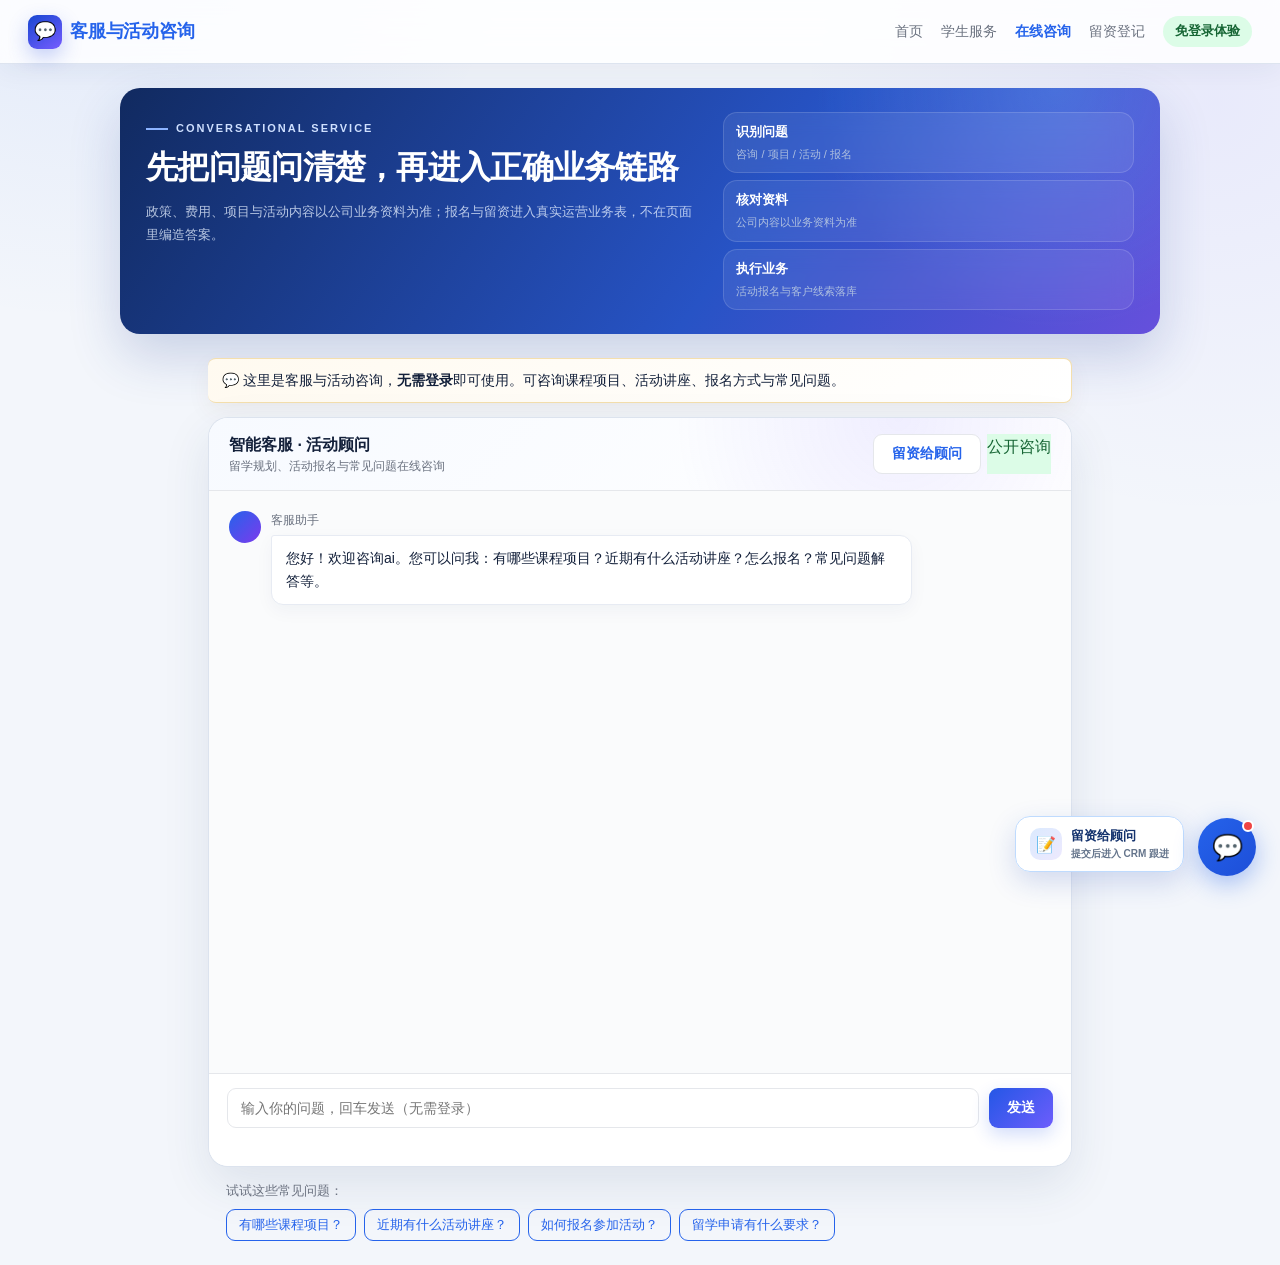
<file: frontend/service.html>
<!DOCTYPE html>
<html lang="zh-CN">

<head>
    <meta charset="UTF-8">
    <meta name="viewport" content="width=device-width, initial-scale=1.0">
    <title>客服与活动咨询</title>
    <link rel="stylesheet" href="static/style.css">
    <link rel="stylesheet" href="static/premium.css">
    <link rel="stylesheet" href="static/widget.css">
</head>

<body>
    <div class="topbar">
        <div class="brand"><span class="logo">💬</span> 客服与活动咨询</div>
        <div class="nav-links">
            <a href="index.html">首页</a>
            <a href="student.html">学生服务</a>
            <a href="#consult" id="navChat"
                style="cursor:pointer;font-weight:600;color:#2563eb;">在线咨询</a>
            <a onclick="openCrmLead()" style="cursor:pointer;">留资登记</a>
            <span class="user-chip" style="background:#dcfce7;color:#166534;">免登录体验</span>
        </div>
    </div>

    <div class="service-hero">
        <div>
            <div class="insight-eyebrow">CONVERSATIONAL SERVICE</div>
            <h1>先把问题问清楚，再进入正确业务链路</h1>
            <p>政策、费用、项目与活动内容以公司业务资料为准；报名与留资进入真实运营业务表，不在页面里编造答案。</p>
        </div>
        <div class="journey-ribbon">
            <div class="journey-step"><b>识别问题</b><span>咨询 / 项目 / 活动 / 报名</span></div>
            <div class="journey-step"><b>核对资料</b><span>公司内容以业务资料为准</span></div>
            <div class="journey-step"><b>执行业务</b><span>活动报名与客户线索落库</span></div>
        </div>
    </div>

    <div class="chat-layout" id="page-chat">
        <div class="role-tip"
            style="background:#fef3c7;border-left:4px solid #f59e0b;padding:10px 14px;margin-bottom:14px;font-size:14px;border-radius:8px;">
            💬 这里是客服与活动咨询，<strong>无需登录</strong>即可使用。可咨询课程项目、活动讲座、报名方式与常见问题。
        </div>
        <div class="chat-card">
            <div class="chat-header">
                <div>
                    <div class="title">智能客服 · 活动顾问</div>
                    <div class="subtitle">留学规划、活动报名与常见问题在线咨询</div>
                </div>
                <div class="row-actions">
                    <button class="btn-sm-outline" onclick="openCrmLead()">留资给顾问</button>
                    <span class="user-chip" style="background:#dcfce7;color:#166534;">公开咨询</span>
                </div>
            </div>
            <div id="chatBox" class="chat-body">
                <div class="msg ai">
                    <div class="avatar"></div>
                    <div class="content">
                        <div class="who">客服助手</div>
                        <div class="bubble">您好！欢迎咨询ai。您可以问我：有哪些课程项目？近期有什么活动讲座？怎么报名？常见问题解答等。</div>
                    </div>
                </div>
            </div>
            <div class="chat-input">
                <div class="row">
                    <input type="text" id="question" placeholder="输入你的问题，回车发送（无需登录）">
                    <button onclick="sendQuestion()" id="sendBtn">发送</button>
                </div>
                <div class="chat-status" id="status"></div>
            </div>
        </div>

        <!-- 快捷问题 -->
        <div style="max-width:900px;margin:14px auto 0;padding:0 18px;">
            <div class="muted" style="font-size:13px;margin-bottom:8px;">试试这些常见问题：</div>
            <div id="quickQs" style="display:flex;flex-wrap:wrap;gap:8px;"></div>
        </div>
    </div>

    <button class="crm-lead-fab" id="crmLeadFab" onclick="openCrmLead()" aria-label="留资给顾问">
        <span class="crm-lead-ico">📝</span>
        <span><b>留资给顾问</b><small>提交后进入 CRM 跟进</small></span>
    </button>

    <script src="static/common.js"></script>
    <script src="static/widget.js"></script>
    <script>
        const visitor = getVisitorId();
        let conversationId = "";
        const quick = ["有哪些课程项目？", "近期有什么活动讲座？", "如何报名参加活动？", "留学申请有什么要求？"];

        async function openCrmLead() {
            const result = await formBox("留资给顾问", [
                { key: "customer_name", label: "称呼", required: true, placeholder: "例如：张女士" },
                { key: "contact_info", label: "手机号 / 微信号", required: true, placeholder: "顾问将通过这里联系你" },
                { key: "target_country", label: "意向国家 / 地区", placeholder: "选填，例如：新加坡" },
                { key: "background_info", label: "想咨询什么", type: "textarea", placeholder: "例如：高中毕业，想了解本科升学路径" }
            ], {
                okText: "提交给顾问",
                message: "提交后会进入客户线索库，由顾问跟进。这里只收集联系方式和咨询需求。"
            });
            if (!result) return;
            const background = result.background_info
                ? "客服咨询页留资：" + result.background_info
                : "客服咨询页留资入口";
            const d = await apiPost("/api/lead/submit", {
                customer_name: result.customer_name,
                contact_info: result.contact_info,
                target_country: result.target_country,
                background_info: background
            });
            toast(d.msg || (d.code === 200 ? "已提交，顾问会尽快联系你" : "提交失败"),
                d.code === 200 ? "ok" : "err");
        }

        // 渲染快捷问题
        const qbox = document.getElementById("quickQs");
        quick.forEach(function (q) {
            const b = document.createElement("button");
            b.className = "btn-ghost";
            b.style.cssText = "padding:6px 12px;font-size:13px;font-weight:500;";
            b.textContent = q;
            b.onclick = function () { document.getElementById("question").value = q; sendQuestion(); };
            qbox.appendChild(b);
        });

        async function sendQuestion() {
            const input = document.getElementById("question");
            const status = document.getElementById("status");
            const btn = document.getElementById("sendBtn");
            const q = input.value.trim();
            if (!q) return;
            appendMsg("chatBox", "你", q);
            input.value = "";
            status.innerText = "正在为你查询…";
            btn.disabled = true;
            try {
                const data = await apiPost("/api/auth/public-chat", {
                    query: q, conversation_id: conversationId, visitor: visitor
                });
                if (data.code === 200) {
                    appendMsg("chatBox", "客服助手", data.data.answer || "（无回复内容）");
                    conversationId = data.data.conversation_id || conversationId;
                } else {
                    appendMsg("chatBox", "客服助手", "出错了：" + (data.msg || "未知错误"));
                }
            } catch (e) {
                appendMsg("chatBox", "客服助手", "无法连接后端服务，请确认服务已启动（端口 8000）");
            } finally {
                status.innerText = ""; btn.disabled = false;
            }
        }

        bindEnter("question", sendQuestion);
    </script>
</body>

</html>
</file>
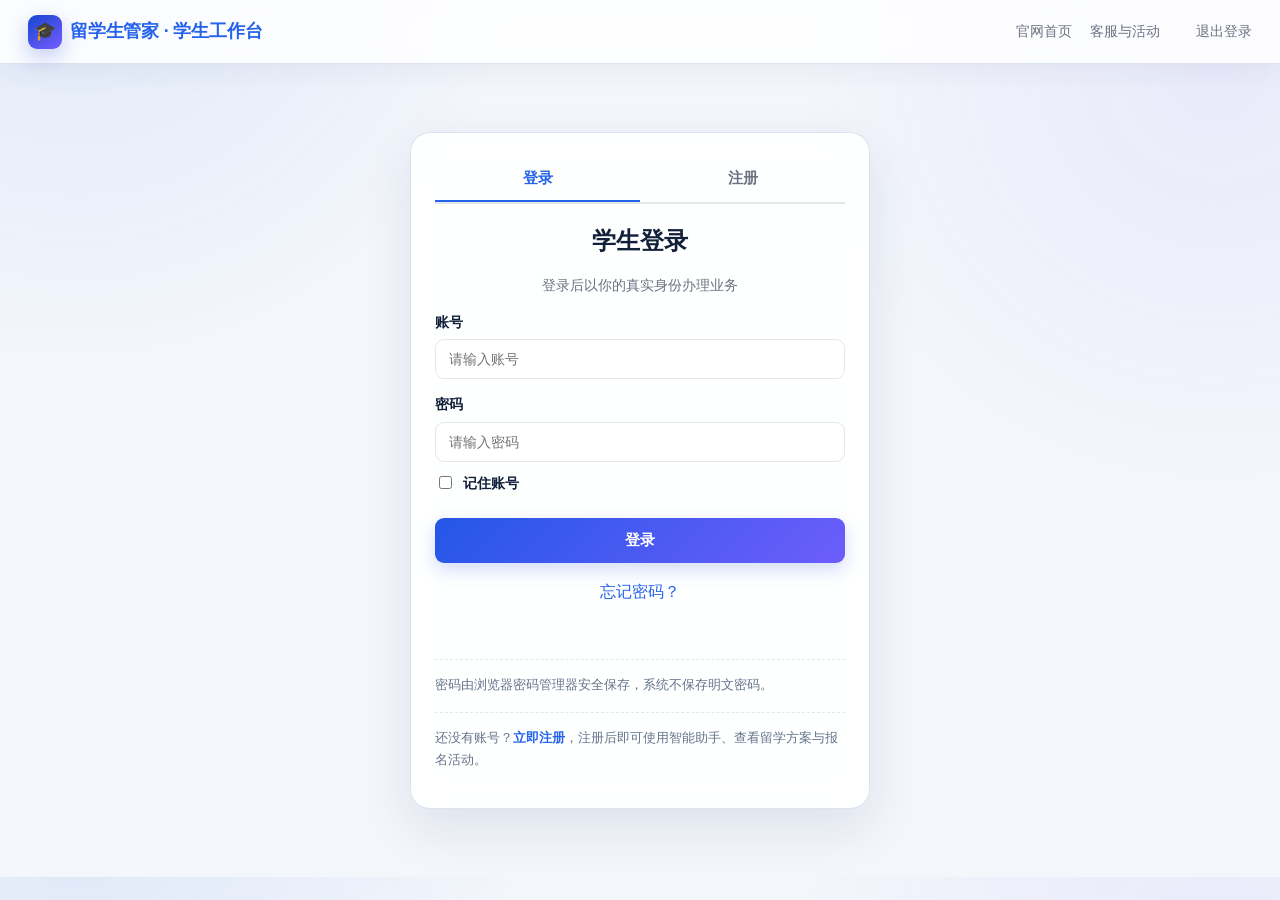
<file: frontend/student.html>
<!DOCTYPE html>
<html lang="zh-CN">
<head>
    <meta charset="UTF-8">
    <meta name="viewport" content="width=device-width, initial-scale=1.0">
    <title>学生工作台 · 留学生管家</title>
    <link rel="stylesheet" href="static/style.css">
    <link rel="stylesheet" href="static/premium.css">
</head>
<body>
    <!-- 顶部栏 -->
    <div class="topbar">
        <div class="brand"><span class="logo">🎓</span> 留学生管家 · 学生工作台</div>
        <div class="nav-links">
            <a href="index.html">官网首页</a>
            <a href="service.html">客服与活动</a>
            <span id="notifBellBox"></span>
            <span id="userChip" class="user-chip" style="display:none;"></span>
            <a onclick="logout()" style="cursor:pointer;">退出登录</a>
        </div>
    </div>

    <!-- 登录/注册面板 -->
    <div id="authPanel" class="container">
        <div class="card card-sm">
            <div class="tabs">
                <button id="tabLogin" class="active" onclick="switchTab('login')">登录</button>
                <button id="tabRegister" onclick="switchTab('register')">注册</button>
            </div>
            <div id="loginForm">
                <form id="studentLoginForm" autocomplete="on" onsubmit="submitStudentLogin(event)">
                    <h2 class="center">学生登录</h2>
                    <p class="center muted" style="font-size:14px;">登录后以你的真实身份办理业务</p>
                    <label for="loginUser">账号</label>
                    <input type="text" id="loginUser" name="username" placeholder="请输入账号" autocomplete="username">
                    <label for="loginPass">密码</label>
                    <input type="password" id="loginPass" name="password" placeholder="请输入密码" autocomplete="current-password">
                    <label style="display:flex;gap:8px;align-items:center;margin-top:10px;"><input type="checkbox" id="rememberUser" style="width:auto;"> 记住账号</label>
                    <button type="submit" class="btn-block btn-lg" style="margin-top:18px;">登录</button>
                    <p class="center"><a href="#" onclick="forgotPassword();return false;">忘记密码？</a></p>
                    <div id="loginMsg" class="form-msg"></div>
                </form>
                <p class="login-hint">密码由浏览器密码管理器安全保存，系统不保存明文密码。</p>
                <p class="login-hint">还没有账号？<a href="#" onclick="switchTab('register');return false;">立即注册</a>，注册后即可使用智能助手、查看留学方案与报名活动。</p>
            </div>
            <div id="registerForm" style="display:none;">
                <form id="studentRegisterForm" autocomplete="on" onsubmit="submitStudentRegister(event)">
                    <h2 class="center">学生注册</h2>
                    <label for="regUser">账号 <span class="muted">(至少3字符)</span></label>
                    <input type="text" id="regUser" name="username" placeholder="请设置登录账号" autocomplete="username">
                    <label for="regName">姓名</label>
                    <input type="text" id="regName" name="name" placeholder="请输入真实姓名" autocomplete="name">
                    <label for="regContact">手机 / 邮箱</label>
                    <input type="text" id="regContact" name="contact" placeholder="选填" autocomplete="email">
                    <label for="regPass">密码 <span class="muted">(至少6位)</span></label>
                    <input type="password" id="regPass" name="new_password" placeholder="请设置密码" autocomplete="new-password">
                    <label for="regPass2">确认密码</label>
                    <input type="password" id="regPass2" name="confirm_password" placeholder="再次输入密码" autocomplete="new-password">
                    <label for="regQuestion">密码找回问题</label>
                    <select id="regQuestion">
                        <option>你的出生城市是？</option><option>你的第一所学校是？</option><option>你最喜欢的老师姓什么？</option>
                    </select>
                    <label for="regAnswer">安全问题答案</label>
                    <input type="text" id="regAnswer" placeholder="请牢记，用于找回密码">
                    <button type="submit" class="btn-block btn-lg" style="margin-top:18px;">注册并登录</button>
                    <div id="regMsg" class="form-msg"></div>
                </form>
            </div>
        </div>
    </div>

    <!-- 工作台 -->
    <div id="workspace" class="workspace" style="display:none;">
        <aside class="ws-side" id="wsSide"></aside>
        <main class="ws-main">
            <!-- 概览 -->
            <section class="ws-page active" id="page-overview">
                <div class="page-head">
                    <div><h2>工作台概览</h2><div class="sub" id="overviewHi">欢迎回来</div></div>
                    <div class="head-actions"><button class="btn-sm-outline" onclick="loadOverview()">刷新数据</button></div>
                </div>
                <div class="insight-hero">
                    <div class="insight-copy">
                        <div class="insight-eyebrow">STUDENT SUCCESS COCKPIT</div>
                        <h3>个人成长与留学进度</h3>
                        <p id="studentHeroSummary">正在同步成绩、服务记录、申请和情绪数据。</p>
                    </div>
                    <div class="insight-badge">
                        <span class="pulse-dot"></span><small>当前学籍阶段</small>
                        <b id="studentHeroStage">—</b>
                        <small id="studentHeroHint">实时同步</small>
                    </div>
                </div>
                <div id="stageCard"></div>
                <div id="lifecycleDetailCard"></div>
                <div class="overview-grid" id="overviewStats"></div>
                <div class="dashboard-grid" id="studentOverviewCharts">
                    <div class="panel chart-panel">
                        <div class="chart-panel-head"><div><h4>课程成绩表现</h4><p>按课程查看最近成绩</p></div><span class="chart-chip">LEARNING</span></div>
                        <div id="studentScoreChart"></div>
                    </div>
                    <div class="panel chart-panel">
                        <div class="chart-panel-head"><div><h4>服务办理结构</h4><p>请假、售后与成绩记录</p></div><span class="chart-chip">SERVICE</span></div>
                        <div id="studentServiceChart"></div>
                    </div>
                    <div class="panel chart-panel">
                        <div class="chart-panel-head"><div><h4>申请进度</h4><p>当前留学申请阶段</p></div><span class="chart-chip">APPLICATION</span></div>
                        <div id="studentApplicationChart"></div>
                    </div>
                    <div class="panel chart-panel">
                        <div class="chart-panel-head"><div><h4>情绪趋势</h4><p>最近记录的情绪分值变化</p></div><span class="chart-chip">WELLBEING</span></div>
                        <div id="studentEmotionChart"></div>
                    </div>
                </div>
                <div class="panel">
                    <div class="panel-title">快捷功能</div>
                    <p class="panel-desc">点击快速进入常用服务</p>
                    <div class="quick-grid">
                        <button type="button" class="quick-tile" data-mod="chat" onclick="goPage('chat')"><div class="qt-ico">🤖</div><div class="qt-label">智能助手</div></button>
                        <button type="button" class="quick-tile" data-mod="programs" onclick="goPage('programs')"><div class="qt-ico">🌍</div><div class="qt-label">留学方案</div></button>
                        <button type="button" class="quick-tile" data-mod="leave-apply" onclick="goPage('leave-apply')"><div class="qt-ico">📝</div><div class="qt-label">请假申请</div></button>
                        <button type="button" class="quick-tile" data-mod="leaves" onclick="goPage('leaves')"><div class="qt-ico">📋</div><div class="qt-label">我的请假</div></button>
                        <button type="button" class="quick-tile" data-mod="feedback" onclick="goPage('feedback')"><div class="qt-ico">🛠️</div><div class="qt-label">售后反馈</div></button>
                        <button type="button" class="quick-tile" data-mod="scores" onclick="goPage('scores')"><div class="qt-ico">📊</div><div class="qt-label">我的成绩</div></button>
                        <button type="button" class="quick-tile" data-mod="activities" onclick="goPage('activities')"><div class="qt-ico">📅</div><div class="qt-label">活动报名</div></button>
                        <button type="button" class="quick-tile" data-mod="application" onclick="goPage('application')"><div class="qt-ico">🎓</div><div class="qt-label">申请进度</div></button>
                        <button type="button" class="quick-tile" data-mod="emotion" onclick="goPage('emotion')"><div class="qt-ico">💭</div><div class="qt-label">心情记录</div></button>
                    </div>
                </div>
            </section>

            <!-- 智能助手 -->
            <section class="ws-page" id="page-chat">
                <div class="page-head"><div><h2>🤖 智能助手</h2><div class="sub">请假、成绩、情绪、政策咨询，直接告诉我</div></div></div>
                <div class="chat-card ws-chat-card">
                    <div class="chat-header">
                        <div><div class="title">留学生管家</div><div class="subtitle">你的智能学业与生活助手</div></div>
                        <span class="user-chip" id="chatUserChip"></span>
                    </div>
                    <div id="chatBox" class="chat-body">
                        <div class="msg ai"><div class="avatar">粤</div><div class="content"><div class="who">助手</div><div class="bubble">你好！我是你的留学生管家。请假、查成绩、倾诉心情、咨询留学政策，都可以直接告诉我～</div></div></div>
                    </div>
                    <div class="chat-input">
                        <div class="row"><input type="text" id="question" placeholder="输入你的问题，回车发送"><button onclick="sendQuestion()" id="sendBtn">发送</button></div>
                        <div class="chat-status" id="status"></div>
                    </div>
                </div>
            </section>

            <!-- 留学方案 -->
            <section class="ws-page" id="page-programs">
                <div class="page-head">
                    <div><h2>🌍 留学方案</h2><div class="sub">查看可选国家和具体项目，可直接带入就读申请</div></div>
                    <div class="head-actions"><button class="btn-sm-outline" onclick="loadStudentPrograms()">刷新</button></div>
                </div>
                <div class="panel">
                    <div class="form-grid">
                        <div><label for="programCountryFilter">国家 / 地区</label><select id="programCountryFilter" onchange="renderStudentPrograms()"><option value="">全部国家</option></select></div>
                        <div><label for="programCategoryFilter">方案类别</label><select id="programCategoryFilter" onchange="renderStudentPrograms()"><option value="">全部类别</option></select></div>
                        <div><label for="programKeywordFilter">方案关键词</label><input id="programKeywordFilter" oninput="renderStudentPrograms()" placeholder="例如：本科、就业、双元制"></div>
                        <div style="display:flex;align-items:end;"><button class="btn-sm-outline" onclick="resetProgramFilters()">重置筛选</button></div>
                    </div>
                </div>
                <div id="studentProgramList"><div class="muted center" style="padding:30px;">加载中...</div></div>
            </section>

            <!-- 请假申请 -->
            <section class="ws-page" id="page-leave-apply">
                <div class="page-head"><div><h2>📝 请假申请</h2><div class="sub">提交后由老师审批，可在"我的请假"查看进度</div></div></div>
                <div class="panel">
                    <div class="panel-title">填写请假信息</div>
                    <div class="form-grid">
                        <div><label>开始日期</label><input type="date" id="leaveStart"></div>
                        <div><label>结束日期</label><input type="date" id="leaveEnd"></div>
                        <div class="full"><label>请假理由</label><textarea id="leaveReason" placeholder="例如：身体不适，需要休息三天"></textarea></div>
                    </div>
                    <div class="form-actions"><button onclick="submitLeave()">提交申请</button><button class="btn-sm-outline" onclick="switchPage('leaves')">查看我的请假</button></div>
                    <div id="leaveApplyMsg" class="form-msg"></div>
                </div>
            </section>

            <!-- 我的请假 -->
            <section class="ws-page" id="page-leaves">
                <div class="page-head"><div><h2>📋 我的请假</h2><div class="sub">查看请假记录与审批状态</div></div><div class="head-actions"><button class="btn-sm-outline" onclick="loadMyLeaves()">刷新</button></div></div>
                <div class="panel">
                    <div class="tbl-wrap"><table class="data-table">
                        <thead><tr><th>ID</th><th>开始</th><th>结束</th><th>理由</th><th>状态</th><th>老师留言 / 驳回理由</th><th>提交时间</th></tr></thead>
                        <tbody id="leaveBody"><tr><td colspan="7" class="center muted">加载中...</td></tr></tbody>
                    </table></div>
                </div>
            </section>

            <!-- 售后反馈 -->
            <section class="ws-page" id="page-feedback">
                <div class="page-head"><div><h2>🛠️ 售后反馈</h2><div class="sub">提交问题工单，工作人员会跟进处理</div></div></div>
                <div class="panel">
                    <div class="panel-title">提交新问题</div>
                    <div class="form-grid"><div class="full"><label>反馈内容</label><textarea id="feedbackContent" placeholder="请描述你遇到的问题或建议"></textarea></div></div>
                    <div class="form-actions"><button onclick="submitFeedback()">提交反馈</button></div>
                    <div id="feedbackMsg" class="form-msg"></div>
                </div>
                <div class="panel">
                    <div class="panel-head"><div class="panel-title" style="margin:0;">我的工单</div><button class="btn-sm-outline" onclick="loadMyFeedbacks()">刷新</button></div>
                    <div class="tbl-wrap"><table class="data-table">
                        <thead><tr><th>ID</th><th>内容</th><th>状态</th><th>解决方案</th><th>时间</th></tr></thead>
                        <tbody id="feedbackBody"><tr><td colspan="5" class="center muted">加载中...</td></tr></tbody>
                    </table></div>
                </div>
            </section>

            <!-- 我的成绩 -->
            <section class="ws-page" id="page-scores">
                <div class="page-head"><div><h2>📊 我的成绩</h2><div class="sub">查看各科成绩与学期表现</div></div><div class="head-actions"><button class="btn-sm-outline" onclick="loadMyScores()">刷新</button></div></div>
                <div class="overview-grid" id="scoreStats"></div>
                <div class="panel chart-panel">
                    <div class="chart-panel-head"><div><h4>课程成绩对比</h4><p>分数只来自当前学生真实成绩记录</p></div><span class="chart-chip">0-100</span></div>
                    <div id="scoreAnalysisChart"></div>
                </div>
                <div class="panel">
                    <div class="tbl-wrap"><table class="data-table">
                        <thead><tr><th>ID</th><th>课程</th><th>分数</th><th>学期</th></tr></thead>
                        <tbody id="scoreBody"><tr><td colspan="4" class="center muted">加载中...</td></tr></tbody>
                    </table></div>
                </div>
            </section>

            <!-- 情绪记录 -->
            <section class="ws-page" id="page-emotion">
                <div class="page-head"><div><h2>💭 心情记录</h2><div class="sub">记录心情，我们会在你低落时提供关怀</div></div></div>
                <div class="panel">
                    <div class="panel-title">今天心情怎么样？</div>
                    <div class="form-grid"><div class="full"><label>想说的话</label><textarea id="emotionText" placeholder="写下你现在的心情..."></textarea></div></div>
                    <div class="form-actions"><button onclick="submitEmotion()">记录心情</button></div>
                    <div id="emotionMsg" class="form-msg"></div>
                </div>
                <div class="panel chart-panel">
                    <div class="chart-panel-head"><div><h4>情绪变化趋势</h4><p>分值越高表示当前情绪风险越需要关注</p></div><span class="chart-chip">0-100</span></div>
                    <div id="emotionTrendChart"></div>
                </div>
                <div class="panel" style="margin-top:16px;">
                    <div class="panel-head">
                        <div>
                            <div class="panel-title" style="margin:0;">我的心情与关怀记录</div>
                            <div class="sub" id="emotionRecordSummary">加载中...</div>
                        </div>
                        <button class="btn-sm-outline" onclick="loadEmotionRecords()">刷新</button>
                    </div>
                    <div class="tbl-wrap"><table class="data-table">
                        <thead><tr><th>时间</th><th>来源</th><th>倾诉内容</th><th>情绪判断</th><th>老师状态</th><th>返回消息 / 老师反馈</th></tr></thead>
                        <tbody id="emotionRecordBody"><tr><td colspan="6" class="center muted">加载中...</td></tr></tbody>
                    </table></div>
                </div>
            </section>

            <!-- 活动报名 -->
            <section class="ws-page" id="page-activities">
                <div class="page-head"><div><h2>📅 活动与讲座</h2><div class="sub">最新活动在线报名，名额有限先到先得</div></div>
                    <div class="head-actions"><button class="btn-sm-outline" onclick="loadActivities()">刷新</button></div></div>
                <div class="panel chart-panel">
                    <div class="chart-panel-head"><div><h4>活动名额余量</h4><p>报名前先了解每场活动实时容量</p></div><span class="chart-chip">CAPACITY</span></div>
                    <div id="activityCapacityChart"></div>
                </div>
                <div id="activityList"></div>
                <div class="panel" style="margin-top:16px;">
                    <div class="panel-head"><div class="panel-title" style="margin:0;">我的报名</div><button class="btn-sm-outline" onclick="loadMyRegs()">刷新</button></div>
                    <div class="tbl-wrap"><table class="data-table">
                        <thead><tr><th>ID</th><th>活动</th><th>时间</th><th>地点</th><th>状态</th><th>报名时间</th></tr></thead>
                        <tbody id="myRegBody"><tr><td colspan="6" class="center muted">加载中...</td></tr></tbody>
                    </table></div>
                </div>
            </section>

            <!-- 申请进度 -->
            <section class="ws-page" id="page-application">
                <div class="page-head"><div><h2>🎓 留学申请进度</h2><div class="sub">选校→材料→递交→Offer→签证→入学，全程可视化</div></div>
                    <div class="head-actions"><button class="btn-sm-outline" onclick="loadMyApps()">刷新</button></div></div>
                <div class="panel chart-panel">
                    <div class="chart-panel-head"><div><h4>申请流程定位</h4><p>每一份申请当前所处阶段</p></div><span class="chart-chip">PIPELINE</span></div>
                    <div id="studentApplicationStageChart"></div>
                </div>
                <div class="panel" id="studyApplyPanel" style="margin-bottom:16px;">
                    <div class="panel-title">主动申请就读</div>
                    <p class="panel-desc">活动报名只代表参加活动，不等于申请就读。请在这里选择国家、学习模式和项目。</p>
                    <div class="form-grid">
                        <div><label>国家 / 地区</label><select id="applyCountry" onchange="syncApplyModes()"><option value="">请选择</option></select></div>
                        <div><label>学习模式</label><select id="applyMode" onchange="syncApplyPrograms()"><option value="">请先选择国家</option></select></div>
                        <div><label>申请项目</label><select id="applyProgram"><option value="">请先选择学习模式</option></select></div>
                        <div><label>目标院校（选填）</label><input id="applyUniversity" placeholder="例如：慕尼黑大学"></div>
                        <div class="full"><label>申请说明（选填）</label><textarea id="applyRemark" placeholder="补充当前学历、语言、预算或时间计划"></textarea></div>
                    </div>
                    <div class="form-actions"><button id="applySubmitBtn" onclick="submitStudyApplication()">提交就读申请</button><button id="applyCancelEditBtn" class="btn-ghost" style="display:none;" onclick="resetApplicationForm()">取消编辑</button></div>
                    <div id="applyMsg" class="form-msg"></div>
                </div>
                <div id="applicationList"><div class="muted center" style="padding:30px;">加载中...</div></div>
            </section>

            <!-- 用户中心 -->
            <section class="ws-page" id="page-profile">
                <div class="page-head"><div><h2>👤 用户中心</h2><div class="sub">个人资料、数据概览与账户安全</div></div></div>
                <div id="userCenterBox"></div>
                <div class="panel" style="margin-top:16px;">
                    <div class="panel-title">🌍 我的留学规划</div>
                    <p class="panel-desc">设置你的意向留学国家，顾问会更精准地为你推荐方案与活动。</p>
                    <div class="form-grid">
                        <div><label>意向国家</label>
                            <select id="countrySelect"><option value="">加载可选国家...</option></select>
                        </div>
                    </div>
                    <div class="form-actions"><button onclick="saveMyCountry()">保存意向国家</button></div>
                    <div id="countryMsg" class="form-msg"></div>
                </div>
            </section>

            <!-- 未解锁引导（由 goPage / onLockedPage 动态填充） -->
            <section class="ws-page" id="page-locked">
                <div id="lockedBox"></div>
            </section>
        </main>
    </div>

    <script src="static/common.js"></script>
    <script src="static/charts.js"></script>
    <script>
        let user = null;
        let conversationId = "";
        // 成绩列表的指纹用于判断数据是否真的变化。首次加载只渲染，
        // 后续轮询只有发现课程、分数或学期发生变化时才提示，避免打扰。
        let lastScoreSignature = "";
        let scoreSyncBusy = false;
        // 每个模块对应的学籍能力键：解锁规则由后端 lifecycle 统一下发
        const MOD_CAP = {
            "chat": "chat", "programs": "programs", "activities": "activities", "emotion": "emotion",
            "application": "application", "leave-apply": "leave", "leaves": "leave",
            "feedback": "feedback", "scores": "scores"
        };
        const MOD_META = {
            "application": { needLabel: "申请期", title: "申请进度",
                reason: "顾问为你建立申请档案后，这里会自动出现你的申请时间轴。" },
            "leave-apply": { needLabel: "在读", title: "请假申请",
                reason: "请假是在读学生才能使用的服务，入学后系统自动解锁。" },
            "leaves": { needLabel: "在读", title: "我的请假",
                reason: "你还没有入学，暂时没有请假记录。入学后这里会显示审批进度。" },
            "feedback": { needLabel: "在读", title: "售后反馈",
                reason: "售后工单面向已入学的学生。现在有问题可以直接问智能助手。" },
            "scores": { needLabel: "在读", title: "我的成绩",
                reason: "成绩会在你入学开课后产生，现在还没有可查询的记录。" },
            "emotion": { needLabel: "在读", title: "心情记录",
                reason: "心情记录只对已入学学生开放，避免把咨询客户和潜在学员的数据混入学生心理画像。如遇紧急情绪风险，仍可通过智能助手获得安全提醒。" }
        };
        const navItems = [
            { id: "overview", icon: "🏠", label: "工作台概览" },
            { group: "智能服务" },
            { id: "chat", icon: "🤖", label: "智能助手" },
            { id: "programs", icon: "🌍", label: "留学方案" },
            { id: "leave-apply", icon: "📝", label: "请假申请" },
            { id: "leaves", icon: "📋", label: "我的请假" },
            { id: "feedback", icon: "🛠️", label: "售后反馈" },
            { id: "scores", icon: "📊", label: "我的成绩" },
            { id: "activities", icon: "📅", label: "活动报名" },
            { id: "application", icon: "🎓", label: "申请进度" },
            { id: "emotion", icon: "💭", label: "心情记录" },
            { group: "账户" },
            { id: "profile", icon: "👤", label: "用户中心" }
        ];
        let stageInfo = null;   // 后端下发的学籍阶段与能力矩阵

        function switchTab(tab) {
            const isLogin = tab === "login";
            document.getElementById("loginForm").style.display = isLogin ? "block" : "none";
            document.getElementById("registerForm").style.display = isLogin ? "none" : "block";
            document.getElementById("tabLogin").classList.toggle("active", isLogin);
            document.getElementById("tabRegister").classList.toggle("active", !isLogin);
        }
        function submitStudentLogin(event) {
            event.preventDefault();
            doLogin();
        }

        function submitStudentRegister(event) {
            event.preventDefault();
            doRegister();
        }

        async function doLogin() {
            const msg = document.getElementById("loginMsg");
            const username = document.getElementById("loginUser").value.trim();
            const password = document.getElementById("loginPass").value;
            if (!username || !password) { msg.className = "form-msg msg-err"; msg.innerText = "请填写账号和密码"; return; }
            msg.className = "form-msg"; msg.innerText = "正在登录...";
            try {
                const data = await apiPost("/api/auth/login", { username, password });
                if (data.code === 200) {
                    if (document.getElementById("rememberUser").checked) localStorage.setItem("yj_remember_username", username);
                    else localStorage.removeItem("yj_remember_username");
                    onAuthed(data.data);
                }
                else { msg.className = "form-msg msg-err"; msg.innerText = data.msg || "登录失败"; }
            } catch (e) { msg.className = "form-msg msg-err"; msg.innerText = "无法连接后端服务，请确认服务已启动"; }
        }
        async function doRegister() {
            const msg = document.getElementById("regMsg");
            const username = document.getElementById("regUser").value.trim();
            const real_name = document.getElementById("regName").value.trim();
            const contact_info = document.getElementById("regContact").value.trim();
            const security_question = document.getElementById("regQuestion").value;
            const security_answer = document.getElementById("regAnswer").value.trim();
            const password = document.getElementById("regPass").value;
            const password2 = document.getElementById("regPass2").value;
            if (!username || !password) { msg.className = "form-msg msg-err"; msg.innerText = "请填写账号和密码"; return; }
            if (password !== password2) { msg.className = "form-msg msg-err"; msg.innerText = "两次输入的密码不一致"; return; }
            msg.className = "form-msg"; msg.innerText = "正在注册...";
            if (!security_answer) { msg.className = "form-msg msg-err"; msg.innerText = "请填写安全问题答案"; return; }
            try {
                const data = await apiPost("/api/auth/register", {
                    username, password, real_name, contact_info, security_question, security_answer
                });
                if (data.code === 200) onAuthed(data.data);
                else { msg.className = "form-msg msg-err"; msg.innerText = data.msg || "注册失败"; }
            } catch (e) { msg.className = "form-msg msg-err"; msg.innerText = "无法连接后端服务"; }
        }
        async function forgotPassword() {
            const username = await promptBox("找回密码", "请输入注册账号", { required: true });
            if (!username) return;
            const q = await apiPost("/api/auth/recovery-question", { username });
            if (q.code !== 200) { toast(q.msg || "无法找回", "err"); return; }
            const answer = await promptBox("安全问题", q.data.security_question, { required: true });
            if (answer === null) return;
            const password = await promptBox("设置新密码", "请输入至少 6 位的新密码", { required: true, inputType: "password" });
            if (!password) return;
            const d = await apiPost("/api/auth/forgot-password", { username, security_answer: answer, new_password: password });
            toast(d.msg || "", d.code === 200 ? "ok" : "err");
            if (d.code === 200) document.getElementById("loginUser").value = username;
        }
        function onAuthed(u) {
            if (u.user_type !== "STUDENT") {
                document.getElementById("loginMsg").className = "form-msg msg-err";
                document.getElementById("loginMsg").innerText = "该账号不是学生身份，请前往对应入口登录";
                return;
            }
            Session.set(u); enterWorkspace(u);
        }
        function enterWorkspace(u) {
            user = u;
            document.getElementById("authPanel").style.display = "none";
            document.getElementById("workspace").style.display = "flex";
            document.getElementById("userChip").textContent = (u.real_name || u.username) + "（学生）";
            document.getElementById("userChip").style.display = "inline-block";
            document.getElementById("chatUserChip").textContent = u.real_name || u.username;
            document.getElementById("overviewHi").textContent = "你好，" + (u.real_name || u.username) + "，今天想办理什么业务？";
            if (u.lifecycle) applyStage(u.lifecycle);
            renderWorkspaceSidebar({
                user: u, roleLabel: "学生", items: navItems,
                foot: "留学生管家 v3.0", onNavigate: goPage,
            });
            renderNotificationBell("notifBellBox", u);
            // 支持从通知点击带 #page=xxx 跳转
            const m = location.hash.match(/page=(\w+)/);
            loadOverview();
            loadVerifiedCountries();
            if (m) setTimeout(function () { switchPage(m[1]); }, 100);
        }
        function logout() { Session.clear(); location.href = "index.html"; }

        // ---- 学籍阶段：能力判定 + 侧边栏锁定态 ----
        function capOf(lc, mod) {
            const cap = MOD_CAP[mod];
            if (!cap) return true;
            return !!(lc && lc.capabilities && lc.capabilities[cap]);
        }

        function lifecycleLabel(key) {
            return {
                CONSULT: "咨询期", APPLYING: "申请期",
                ENROLLED: "在读", ALUMNI: "已毕业"
            }[key] || key || "—";
        }

        function renderLifecycleDetail(lc) {
            const box = document.getElementById("lifecycleDetailCard");
            if (!box) return;
            if (!lc || ["ENROLLED", "ALUMNI"].indexOf(lc.stage) < 0) {
                box.innerHTML = "";
                return;
            }
            const enrollment = lc.enrollment || {};
            const missing = (lc.completeness && lc.completeness.missing) || [];
            const requests = lc.graduation_requests || [];
            const activeRequest = requests.find(function (row) {
                return row.status === "待审核" || row.status === "已通过";
            });
            const approved = requests.some(function (row) { return row.status === "已通过"; });
            let action = "";
            if (lc.stage === "ENROLLED") {
                if (activeRequest) {
                    action = '<span class="badge badge-wait">毕业申请：' + esc(activeRequest.status) + '</span>';
                } else if (missing.length) {
                    action = '<span class="badge badge-wait">培养计划待班主任补录</span>';
                } else {
                    action = '<button onclick="openGraduationRequest()">申请毕业审核</button>';
                }
            } else {
                action = '<span class="badge badge-done">已完成毕业流程</span>';
            }
            const timeline = (lc.lifecycle_events || []).map(function (event) {
                return '<div class="tl-item done"><div class="tl-dot"></div><div class="tl-content">' +
                    '<div class="tl-stage">' + esc(lifecycleLabel(event.from_stage)) +
                    ' → ' + esc(lifecycleLabel(event.to_stage)) + '</div>' +
                    '<div class="tl-detail">' + esc(event.reason || "阶段变更") + '</div>' +
                    '<div class="tl-time">' + esc(event.effective_date || "日期待补录") +
                    (event.operator_role ? " · " + esc(event.operator_role) : "") + '</div></div></div>';
            }).join("");
            box.innerHTML =
                '<div class="panel lifecycle-detail">' +
                    '<div class="panel-head"><div><div class="panel-title">培养计划与毕业进度</div>' +
                    '<p class="panel-desc">标准学制、预计毕业日期和每次阶段变化均由后端记录</p></div>' + action + '</div>' +
                    (missing.length
                        ? '<div class="lifecycle-warning">待补录：' + esc(missing.join("、")) +
                          '。请联系班主任完善入学档案。</div>'
                        : '') +
                    '<div class="info-list">' +
                        '<div class="info-item"><div class="k">入学项目</div><div class="v">' +
                            esc(enrollment.program || "待补录") + '</div></div>' +
                        '<div class="info-item"><div class="k">入学日期</div><div class="v">' +
                            esc(enrollment.enrollment_date || "待补录") + '</div></div>' +
                        '<div class="info-item"><div class="k">标准学制</div><div class="v">' +
                            esc(enrollment.duration_text || (enrollment.standard_duration_months
                                ? enrollment.standard_duration_months + " 个月" : "待补录")) + '</div></div>' +
                        '<div class="info-item"><div class="k">预计毕业</div><div class="v">' +
                            esc(enrollment.expected_graduation_date || "待补录") + '</div></div>' +
                        (enrollment.actual_graduation_date
                            ? '<div class="info-item"><div class="k">实际毕业</div><div class="v">' +
                              esc(enrollment.actual_graduation_date) + '</div></div>' : '') +
                    '</div>' +
                    (enrollment.expected_graduation_date
                        ? '<div class="lifecycle-progress"><div><span>培养进度</span><b>' +
                          esc(enrollment.study_progress_pct || 0) + '%</b></div>' +
                          '<div class="progress-bar"><i style="width:' +
                          Math.max(0, Math.min(100, Number(enrollment.study_progress_pct || 0))) +
                          '%"></i></div></div>' : '') +
                    '<div class="panel-title" style="margin-top:20px;">生命周期记录</div>' +
                    '<div class="timeline">' + (timeline ||
                        '<div class="muted">暂无生命周期流水</div>') + '</div>' +
                '</div>';
        }

        async function openGraduationRequest() {
            const r = await formBox("申请毕业审核", [
                { key: "graduation_date", label: "毕业日期", type: "date", required: true },
                { key: "completion_summary", label: "学业完成情况", type: "textarea", required: true,
                  placeholder: "例如：已完成培养计划规定的课程、实习和结业要求" },
                { key: "document_ref", label: "毕业材料编号 / 说明", placeholder: "例如：毕业证明待提交" },
                { key: "student_note", label: "补充说明", type: "textarea" }
            ], {
                message: "提交后由班主任、管理员或领导审核，通过后学籍才会变为已毕业。",
                okText: "提交审核"
            });
            if (!r) return;
            const d = await apiPost("/api/lifecycle/graduation/request", {
                token: user.token,
                graduation_date: r.graduation_date,
                completion_summary: r.completion_summary,
                document_ref: r.document_ref,
                student_note: r.student_note
            });
            toast(d.msg || "", d.code === 200 ? "ok" : "err");
            if (d.code === 200) loadOverview();
        }

        function applyStage(lc) {
            stageInfo = lc;
            const applyPanel = document.getElementById("studyApplyPanel");
            if (applyPanel) applyPanel.style.display =
                (lc.stage === "ENROLLED" || lc.stage === "ALUMNI") ? "none" : "block";
            navItems.forEach(function (it) {
                if (it.group) return;
                const meta = MOD_META[it.id];
                it.locked = !!meta && !capOf(lc, it.id);
                it.lockTip = meta ? ("「" + meta.title + "」需要" + meta.needLabel + "后解锁") : "";
            });
            const active = document.querySelector(".ws-side .nav-item.active");
            const activeId = active ? active.getAttribute("data-page") : "overview";
            renderWorkspaceSidebar({
                user: user, roleLabel: "学生", items: navItems,
                foot: "留学生管家 v3.0", onNavigate: goPage,
            });
            const again = document.querySelector('.ws-side .nav-item[data-page="' + activeId + '"]');
            if (again) again.classList.add("active");
            document.querySelectorAll(".quick-tile[data-mod]").forEach(function (t) {
                const mod = t.getAttribute("data-mod");
                if (MOD_META[mod] && !capOf(lc, mod)) t.classList.add("locked");
                else t.classList.remove("locked");
            });
            renderStageTimeline("stageCard", lc);
            renderLifecycleDetail(lc);
        }
        // 所有入口（侧边栏、快捷卡、通知跳转）统一走这里，锁定则展示引导页
        function goPage(id) {
            const meta = MOD_META[id];
            if (meta && stageInfo && !capOf(stageInfo, id)) { showLocked(id); return; }
            switchPage(id);
        }
        function showLocked(id) {
            const meta = MOD_META[id] || { title: "该模块", needLabel: "对应阶段", reason: "该功能尚未开放。" };
            const cur = stageInfo ? stageInfo.stage_label : "咨询期";
            renderLockedCard("lockedBox",
                "「" + meta.title + "」将在「" + meta.needLabel + "」阶段解锁",
                "你目前处于「" + cur + "」。" + meta.reason,
                [
                    { label: "去问智能助手", primary: true, onclick: "switchPage('chat')" },
                    { label: "返回概览", onclick: "switchPage('overview')" }
                ]);
            switchPage("locked");
        }
        window.onLockedPage = function (id) { showLocked(id); };

        function studentRows(payload) {
            return payload && payload.code === 200 && Array.isArray(payload.data) ? payload.data : [];
        }

        function studentCountBy(rows, key, labels, order) {
            const tally = {};
            (rows || []).forEach(function (row) {
                const value = String(row[key] || "未分类");
                tally[value] = (tally[value] || 0) + 1;
            });
            return (order || Object.keys(tally)).map(function (key) {
                return { key: key, label: (labels && labels[key]) || key, value: tally[key] || 0 };
            });
        }

        function openStudentPreview(title, subtitle, records, page, emptyText) {
            showRecordPreview(title, subtitle, records, {
                emptyText: emptyText || "当前条件下没有明细记录",
                actionText: page ? "进入对应模块" : "",
                onAction: page ? function () { goPage(page); } : null
            });
        }

        function scorePreviewRecords(rows) {
            return (rows || []).map(function (row) {
                return {
                    title: row.course_name || "课程成绩",
                    badge: row.score + " 分",
                    fields: [
                        ["课程", row.course_name || "—"],
                        ["成绩", row.score],
                        ["学期", row.semester || "—"],
                        ["来源", "学生成绩记录"]
                    ]
                };
            });
        }

        function emotionPreviewRecords(rows) {
            return (rows || []).map(function (row) {
                return {
                    title: row.time || "心情记录",
                    badge: row.tag || "未分类",
                    meta: row.text || "",
                    fields: [
                        ["情绪分", row.score == null ? "—" : row.score],
                        ["记录来源", row.source || "心情记录"],
                        ["老师状态", row.alert_status || "—"],
                        ["老师反馈", row.teacher_note || "—"]
                    ]
                };
            });
        }

        function applicationPreviewRecords(rows) {
            return (rows || []).map(function (row) {
                return {
                    title: row.university || row.country || "留学申请",
                    badge: row.stage || row.status,
                    meta: row.program || "申请项目待定",
                    fields: [
                        ["国家/地区", row.country || "—"],
                        ["当前阶段", row.stage || "—"],
                        ["流程状态", row.status || "—"],
                        ["完成进度", row.progress_pct == null ? "—" : row.progress_pct + "%"]
                    ]
                };
            });
        }

        function renderStudentOverviewCharts(data) {
            if (!window.YJCharts) return;
            YJCharts.bars("studentScoreChart", (data.scores || []).map(function (score) {
                return { label: score.course_name, value: Number(score.score) || 0 };
            }), {
                unit: " 分", colors: ["#2563eb", "#06b6d4", "#7c3aed", "#22a86b", "#f59e0b"],
                emptyText: "暂无成绩，成绩录入后会显示",
                onClick: function (row) {
                    const rows = (data.scores || []).filter(function (item) { return item.course_name === row.label; });
                    openStudentPreview("课程成绩 · " + row.label, "成绩明细", scorePreviewRecords(rows), "scores");
                }
            });
            YJCharts.donut("studentServiceChart", [
                { label: "请假申请", value: (data.leaves || []).length, color: "#2563eb" },
                { label: "售后工单", value: (data.feedbacks || []).length, color: "#7c3aed" },
                { label: "成绩记录", value: (data.scores || []).length, color: "#22a86b" }
            ], {
                centerLabel: "记录", emptyText: "暂无服务记录",
                onClick: function (row) {
                    if (row.label === "请假申请") {
                        openStudentPreview("请假申请明细", "共 " + data.leaves.length + " 条记录",
                            data.leaves.map(function (item) {
                                return {
                                    title: item.reason || "请假申请", badge: item.status || "待审批",
                                    fields: [
                                        ["开始日期", item.start_time || "—"],
                                        ["结束日期", item.end_time || "—"],
                                        ["审批意见", item.approver_comment || "—"],
                                        ["提交时间", item.create_time || "—"]
                                    ]
                                };
                            }), "leaves", "暂无请假记录");
                    } else if (row.label === "售后工单") {
                        openStudentPreview("售后工单明细", "共 " + data.feedbacks.length + " 条记录",
                            data.feedbacks.map(function (item) {
                                return {
                                    title: item.content || "售后工单", badge: item.status || "待处理",
                                    fields: [
                                        ["问题详情", item.detail || "—"],
                                        ["解决方案", item.solution || "—"],
                                        ["是否通知", item.is_notified ? "是" : "否"],
                                        ["提交时间", item.create_time || "—"]
                                    ]
                                };
                            }), "feedback", "暂无售后工单");
                    } else {
                        openStudentPreview("成绩记录明细", "共 " + data.scores.length + " 条记录",
                            scorePreviewRecords(data.scores), "scores", "暂无成绩记录");
                    }
                }
            });
            const stageOrder = ["选校定位", "材料准备", "递交申请", "面试/补充", "收到Offer", "办理签证", "行前准备", "已入学"];
            YJCharts.funnel("studentApplicationChart", studentCountBy(data.apps || [], "stage", {}, stageOrder), {
                colors: ["#2563eb", "#4f74ed", "#6366f1", "#7c5cf5", "#8b5cf6", "#06b6d4", "#14b8a6", "#22a86b"],
                emptyText: "还没有留学申请",
                onClick: function (row) {
                    const rows = (data.apps || []).filter(function (item) { return item.stage === row.key; });
                    openStudentPreview("申请阶段 · " + row.label, "共 " + rows.length + " 份申请",
                        applicationPreviewRecords(rows), "application", "该阶段暂无申请");
                }
            });
            renderEmotionChart("studentEmotionChart", data.emotion);
        }

        function renderEmotionChart(targetId, profile) {
            if (!window.YJCharts) return;
            const history = ((profile && profile.history) || []).slice().reverse().slice(-10);
            YJCharts.line(targetId, history.map(function (row, index) {
                return {
                    label: String(row.time || ("记录" + (index + 1))).slice(5, 16),
                    value: Number(row.score) || 0
                };
            }), {
                min: 0, max: 100, color: "#7c5cf5", emptyText: "还没有心情记录",
                onClick: function (row) {
                    const record = history.find(function (item) {
                        return String(item.time || "").slice(5, 16) === row.label;
                    });
                    if (record) {
                        openStudentPreview("情绪记录 · " + row.label, "该次记录的完整信息",
                            emotionPreviewRecords([record]), "emotion");
                    }
                }
            });
        }

        // ---- 概览 ----
        async function loadOverview() {
            if (!user) return;
            try {
                const results = await Promise.allSettled([
                    apiGet("/api/auth/profile"),
                    apiGet("/api/student/my_leaves"),
                    apiGet("/api/student/my_feedbacks"),
                    apiGet("/api/student/my_scores"),
                    apiGet("/api/application/my"),
                    apiGet("/api/student/psych-profile"),
                ]);
                const value = function (index) {
                    return results[index].status === "fulfilled" ? results[index].value : {};
                };
                const p = value(0);
                // 后端下发学籍阶段：刷新侧边栏锁定态与进度卡
                if (p.code === 200 && p.data && p.data.lifecycle) applyStage(p.data.lifecycle);
                const s = (p.code === 200 && p.data.stats) ? p.data.stats : {};
                const scoreRows = studentRows(value(3));
                const leaveRows = studentRows(value(1));
                const feedbackRows = studentRows(value(2));
                const applicationRows = studentRows(value(4));
                const emotionProfile = value(5).data || {};
                if (stageInfo) {
                    document.getElementById("studentHeroStage").textContent = stageInfo.stage_label || "当前阶段";
                    document.getElementById("studentHeroHint").textContent = stageInfo.stage_desc || "实时同步";
                }
                document.getElementById("studentHeroSummary").textContent =
                    "你有 " + scoreRows.length + " 条成绩、"
                    + leaveRows.length + " 条请假记录、"
                    + feedbackRows.length + " 条售后工单、"
                    + applicationRows.length + " 份留学申请。数据来自当前学生账号。";
                const cards = [
                    { ico: "📋", cls: "ico-blue", n: s["请假次数"] || 0, l: "请假申请", page: "leaves" },
                    { ico: "⏳", cls: "ico-amber", n: s["待审批"] || 0, l: "待审批请假", page: "leaves" },
                    { ico: "🛠️", cls: "ico-purple", n: s["售后工单"] || 0, l: "售后工单", page: "feedback" },
                    { ico: "📊", cls: "ico-green", n: s["成绩记录"] || 0, l: "成绩记录", page: "scores" }
                ];
                document.getElementById("overviewStats").innerHTML = cards.map(function (c) {
                    return '<button type="button" class="ov-card ov-link" onclick="goPage(\'' + c.page + '\')"><div class="ov-ico ' + c.cls + '">' + c.ico + '</div><div><div class="ov-num">' + c.n + '</div><div class="ov-label">' + c.l + '</div></div></button>';
                }).join("");
                renderStudentOverviewCharts({
                    scores: scoreRows, leaves: leaveRows, feedbacks: feedbackRows,
                    apps: applicationRows, emotion: emotionProfile
                });
            } catch (e) {}
        }

        // ---- 智能助手 ----
        async function sendQuestion() {
            const input = document.getElementById("question");
            const status = document.getElementById("status");
            const btn = document.getElementById("sendBtn");
            const q = input.value.trim();
            if (!q || !user) return;
            appendMsg("chatBox", "你", q); input.value = "";
            status.innerText = "正在为你查询…"; btn.disabled = true;
            try {
                const data = await apiPost("/api/auth/dify-chat", { token: user.token, query: q, conversation_id: conversationId });
                if (data.code === 200) {
                    appendMsg("chatBox", "助手", data.data.answer || "（无回复内容）");
                    conversationId = data.data.conversation_id || conversationId;
                    // 售后成功撤回后，立即刷新当前页工单列表；若学生同时
                    // 开了多个同源标签页，storage 事件会让另一个页面同步。
                    if (data.data.feedback_changed) {
                        localStorage.setItem("yj_feedback_changed", String(Date.now()));
                        loadMyFeedbacks();
                        loadOverview();
                        toast("售后工单已撤回", "ok");
                    }
                    if (data.data.event_registration_changed) {
                        localStorage.setItem("yj_event_changed", String(Date.now()));
                        loadActivities();
                        loadMyRegs();
                        loadOverview();
                        toast("活动报名成功", "ok");
                    }
                    if (data.data.leave_changed) {
                        loadMyLeaves();
                        loadOverview();
                        toast("请假申请已提交", "ok");
                    } else if (data.data.leave_duplicate) {
                        loadMyLeaves();
                        toast("相同请假已提交过，无需重复申请", "err");
                    }
                } else { appendMsg("chatBox", "助手", "出错了：" + (data.msg || "未知错误")); }
            } catch (e) { appendMsg("chatBox", "助手", "无法连接后端服务"); }
            finally { status.innerText = ""; btn.disabled = false; }
        }

        // ---- 请假 ----
        async function submitLeave() {
            const reason = document.getElementById("leaveReason").value.trim();
            const start = document.getElementById("leaveStart").value;
            const end = document.getElementById("leaveEnd").value;
            const msg = document.getElementById("leaveApplyMsg");
            if (!reason) { msg.className = "form-msg msg-err"; msg.innerText = "请填写请假理由"; return; }
            if (start && !end) { msg.className = "form-msg msg-err"; msg.innerText = "请选择结束日期"; return; }
            if (start && end && end < start) { msg.className = "form-msg msg-err"; msg.innerText = "结束日期不能早于开始日期"; return; }
            try {
                const d = await apiPost("/api/student/leave", {
                    token: user.token, reason: reason, start_time: start, end_time: end
                });
                msg.className = "form-msg " + (d.code === 200 ? "msg-ok" : "msg-err");
                msg.innerText = d.code === 200 ? ("提交成功！" + (d.data ? "（" + (d.data["开始"] || "") + " 至 " + (d.data["结束"] || "") + "）" : "")) : d.msg;
                if (d.code === 200) { document.getElementById("leaveReason").value = ""; toast("请假申请已提交", "ok"); loadMyLeaves(); loadOverview(); }
            } catch (e) { toast("无法连接后端服务", "err"); }
        }
        async function loadMyLeaves() {
            if (!user) return;
            try {
                const d = await apiGet("/api/student/my_leaves");
                renderTable("leaveBody", [
                    { key: "id" }, { key: "start_time" }, { key: "end_time" }, { key: "reason" },
                    { key: "status", render: function (r) { return statusBadge(r.status); } },
                    { key: "approver_comment", render: function (r) {
                        if (!r.approver_comment) return "—";
                        const color = r.status === "已驳回" ? "#b91c1c" : "#166534";
                        return '<span style="color:' + color + ';">' + esc(r.approver_comment) + '</span>';
                    } },
                    { key: "create_time" }
                ], d.data, "暂无请假记录");
            } catch (e) {}
        }

        // ---- 售后 ----
        async function submitFeedback() {
            const content = document.getElementById("feedbackContent").value.trim();
            const msg = document.getElementById("feedbackMsg");
            if (!content) { msg.className = "form-msg msg-err"; msg.innerText = "请填写反馈内容"; return; }
            try {
                const d = await apiPost("/api/student/feedback", { token: user.token, content: content });
                msg.className = "form-msg " + (d.code === 200 ? "msg-ok" : "msg-err"); msg.innerText = d.msg || "";
                if (d.code === 200) { document.getElementById("feedbackContent").value = ""; toast("反馈已提交", "ok"); loadMyFeedbacks(); loadOverview(); }
            } catch (e) { toast("无法连接后端服务", "err"); }
        }
        async function loadMyFeedbacks() {
            if (!user) return;
            try {
                const d = await apiGet("/api/student/my_feedbacks");
                renderTable("feedbackBody", [
                    { key: "id" }, { key: "content" },
                    { key: "status", render: function (r) { return statusBadge(r.status); } },
                    { key: "solution", render: function (r) { return esc(r.solution || "—"); } }, { key: "create_time" }
                ], d.data, "暂无工单");
            } catch (e) {}
        }

        // ---- 成绩 ----
        function scoreSignature(rows) {
            return (rows || []).map(function (r) {
                return [r.id, r.course_name, r.score, r.semester].join("|");
            }).join(";");
        }

        async function loadMyScores() {
            if (!user || scoreSyncBusy) return;
            scoreSyncBusy = true;
            try {
                const d = await apiGet("/api/student/my_scores");
                if (d.code !== 200) return;
                const rows = d.data || [];
                const signature = scoreSignature(rows);
                const changed = !!lastScoreSignature && signature !== lastScoreSignature;
                lastScoreSignature = signature;
                const nums = rows.map(function (r) { return Number(r.score); }).filter(function (n) { return !isNaN(n); });
                const avg = nums.length ? (nums.reduce(function (a, b) { return a + b; }, 0) / nums.length).toFixed(1) : "—";
                document.getElementById("scoreStats").innerHTML =
                    '<div class="ov-card"><div class="ov-ico ico-blue">📚</div><div><div class="ov-num">' + rows.length + '</div><div class="ov-label">课程数</div></div></div>' +
                    '<div class="ov-card"><div class="ov-ico ico-green">🏆</div><div><div class="ov-num">' + avg + '</div><div class="ov-label">平均分</div></div></div>';
                if (window.YJCharts) {
                    YJCharts.bars("scoreAnalysisChart", rows.map(function (row) {
                        return { label: row.course_name, value: Number(row.score) || 0 };
                    }), {
                        unit: " 分", colors: ["#2563eb", "#06b6d4", "#7c3aed", "#22a86b", "#f59e0b"],
                        emptyText: "暂无成绩",
                        onClick: function (row) {
                            const filtered = rows.filter(function (item) { return item.course_name === row.label; });
                            openStudentPreview("课程成绩 · " + row.label, "成绩记录",
                                scorePreviewRecords(filtered), "scores", "暂无该课程成绩");
                        }
                    });
                }
                renderTable("scoreBody", [{ key: "id" }, { key: "course_name" },
                    { key: "score", render: function (r) { return '<strong>' + esc(r.score) + '</strong>'; } }, { key: "semester" }
                ], rows, "暂无成绩");
                if (changed) {
                    toast("成绩已由老师更新", "ok");
                    loadOverview();
                }
            } catch (e) {} finally {
                scoreSyncBusy = false;
            }
        }

        // ---- 情绪 ----
        async function submitEmotion() {
            const text = document.getElementById("emotionText").value.trim();
            const msg = document.getElementById("emotionMsg");
            if (!text) { msg.className = "form-msg msg-err"; msg.innerText = "请写下你的心情"; return; }
            try {
                const d = await apiPost("/api/student/emotion", { token: user.token, text: text });
                msg.className = "form-msg " + (d.code === 200 ? "msg-ok" : "msg-err");
                msg.innerText = d.code === 200 ? ("已记录：" + (d.data ? d.data["提示"] : "成功")) : d.msg;
                if (d.code === 200) {
                    document.getElementById("emotionText").value = "";
                    toast("心情已记录", "ok");
                    loadEmotionRecords();
                }
            } catch (e) { toast("无法连接后端服务", "err"); }
        }

        async function loadEmotionRecords() {
            if (!user) return;
            try {
                const d = await apiGet("/api/student/psych-profile");
                if (d.code !== 200 || !d.data) return;
                const rows = d.data.history || [];
                renderEmotionChart("emotionTrendChart", d.data);
                document.getElementById("emotionRecordSummary").innerText =
                    rows.length ? ("共 " + rows.length + " 条记录，最近一次：" + (d.data.last_interaction_time || "—"))
                                : "还没有心情记录";
                renderTable("emotionRecordBody", [
                    { key: "time" },
                    { key: "source", render: function (r) { return esc(r.source || "心情记录"); } },
                    { key: "text", render: function (r) { return esc(r.text || "—"); } },
                    { key: "tag", render: function (r) {
                        const color = r.tag === "高危" ? "#dc2626" : (r.tag === "关注" ? "#d97706" : "#15803d");
                        return '<strong style="color:' + color + ';">' + esc(r.tag || "正常") + ' · ' + esc(r.score == null ? "—" : r.score) + ' 分</strong>';
                    } },
                    { key: "alert_status", render: function (r) {
                        if (!r.alert_status) return '<span class="muted">无预警</span>';
                        return statusBadge(r.alert_status);
                    } },
                    { key: "system_response", render: function (r) {
                        let html = '<div>' + esc(r.system_response || "—") + '</div>';
                        if (r.teacher_note) {
                            html += '<div class="subtext" style="margin-top:4px;color:#166534;">老师处理备注：' + esc(r.teacher_note) + '</div>';
                        }
                        return html;
                    } }
                ], rows, "暂无心情记录");
            } catch (e) {}
        }

        // ---- 意向国家 ----
        async function loadMyCountry() {
            if (!user) return;
            try {
                const p = await apiGet("/api/auth/profile");
                let country = (p.code === 200 && p.data) ? (p.data.target_country || "") : "";
                if (!country) country = sessionStorage.getItem("yj_country") || "";
                if (country) document.getElementById("countrySelect").value = country;
            } catch (e) {}
        }

        async function loadVerifiedCountries() {
            const d = await apiGet("/api/content/programs");
            if (d.code !== 200) return;
            window.verifiedCountries = Array.from(new Set((d.data || []).map(function (p) { return p.country; }).filter(Boolean)));
            const select = document.getElementById("countrySelect");
            select.innerHTML = '<option value="">请选择</option>' + window.verifiedCountries.map(function (c) { return '<option>' + esc(c) + '</option>'; }).join("");
        }
        async function saveMyCountry() {
            const msg = document.getElementById("countryMsg");
            const country = document.getElementById("countrySelect").value;
            if (!country) { msg.className = "form-msg msg-err"; msg.innerText = "请选择意向国家"; return; }
            try {
                const d = await apiPost("/api/content/student/country", { token: user.token, country: country });
                msg.className = "form-msg " + (d.code === 200 ? "msg-ok" : "msg-err");
                msg.innerText = d.msg || "";
                if (d.code === 200) { sessionStorage.setItem("yj_country", country); toast("意向国家已保存", "ok"); }
            } catch (e) { toast("保存失败", "err"); }
        }

        // ---- 活动报名 ----
        async function loadActivities() {
            try {
                const d = await apiGet("/api/content/events");
                const rows = d.data || [];
                const box = document.getElementById("activityList");
                if (window.YJCharts) {
                    YJCharts.bars("activityCapacityChart", rows.map(function (event) {
                        const max = Number(event.max_participants || 0);
                        const current = Number(event.current_participants || 0);
                        return {
                            label: event.event_name,
                            value: max ? Math.max(0, max - current) : 0,
                            hint: max ? ("已报 " + current + " / " + max) : "不限名额"
                        };
                    }), {
                        unit: " 席", colors: ["#22a86b", "#2563eb", "#06b6d4", "#7c3aed"],
                        emptyText: "暂无可报名活动",
                        onClick: function (row) {
                            const event = rows.find(function (item) { return item.event_name === row.label; });
                            if (!event) return;
                            const max = Number(event.max_participants || 0);
                            const current = Number(event.current_participants || 0);
                            openStudentPreview("活动详情 · " + row.label, "报名与名额信息", [{
                                title: row.label,
                                badge: max && current >= max ? "名额已满" : "可报名",
                                meta: event.description || "",
                                fields: [
                                    ["活动时间", event.start_time || "—"],
                                    ["活动地点", event.location || "—"],
                                    ["关联国家", event.country || "—"],
                                    ["报名人数", current + " / " + (max || "不限")],
                                    ["剩余名额", max ? Math.max(0, max - current) : "不限"]
                                ]
                            }], "activities", "活动不存在");
                        }
                    });
                }
                if (!rows.length) { box.innerHTML = '<div class="panel muted center">暂无活动，敬请期待</div>'; return; }
                box.innerHTML = '<div class="panel"><div class="info-list">' + rows.map(function (e) {
                    const maxp = e.max_participants || 0, cur = e.current_participants || 0;
                    const full = maxp && cur >= maxp;
                    const cap = maxp ? '<span class="capacity">' + (full ? '名额已满' : '余 ' + (maxp - cur) + ' 席') + '</span>' : '';
                    return '<div class="info-item signup-card"><div><div style="font-weight:600;">📅 ' + esc(e.event_name) + '　' + cap + '</div>' +
                        '<div class="signup-meta">' + esc(e.start_time || '时间待定') + '　·　' + esc(e.location || '线上/线下') +
                        (e.country ? '　·　🌍 ' + esc(e.country) : '') + '</div>' +
                        (e.description ? '<div class="signup-meta">' + esc(e.description) + '</div>' : '') + '</div>' +
                        (full ? '<span class="muted">已满</span>' : '<button class="btn-sm-outline" onclick="signupActivity(' + e.id + ',' + esc(JSON.stringify(e.event_name)) + ')">立即报名</button>') +
                        '</div>';
                }).join("") + '</div></div>';
            } catch (e) { toast("加载活动失败", "err"); }
        }
        async function signupActivity(eventId, eventName) {
            const r = await formBox("报名活动", [
                { key: "country", label: "意向国家（选填）", type: "select", options: [""].concat(window.verifiedCountries || []) }
            ], { message: "确认报名：" + eventName + "？将使用你的账号信息报名。", okText: "确认报名" });
            if (!r) return;
            try {
                const d = await apiPost("/api/content/events/register", { event_id: eventId, token: user.token, target_country: r.country });
                toast(d.msg || "", d.code === 200 ? "ok" : "err");
                if (d.code === 200) { loadActivities(); loadMyRegs(); }
            } catch (e) { toast("报名失败", "err"); }
        }
        async function loadMyRegs() {
            try {
                const d = await apiGet("/api/content/my-registrations");
                renderTable("myRegBody", [
                    { key: "id" }, { key: "event_name" }, { key: "start_time", render: r => esc(r.start_time || "—") },
                    { key: "location", render: r => esc(r.location || "—") },
                    { key: "status", render: r => statusBadge(r.status) }, { key: "create_time" }
                ], d.data, "暂无报名记录");
            } catch (e) {}
        }

        // ---- 留学方案 ----
        window.studentPrograms = [];

        async function loadStudentPrograms() {
            try {
                const d = await apiGet("/api/content/programs");
                window.studentPrograms = d.data || [];
                const countrySelect = document.getElementById("programCountryFilter");
                const categorySelect = document.getElementById("programCategoryFilter");
                const currentCountry = countrySelect.value;
                const currentCategory = categorySelect.value;
                const countries = Array.from(new Set(window.studentPrograms.map(function (p) { return p.country; }).filter(Boolean))).sort();
                const categories = Array.from(new Set(window.studentPrograms.map(function (p) { return p.category; }).filter(Boolean))).sort();
                countrySelect.innerHTML = '<option value="">全部国家</option>' +
                    countries.map(function (v) { return '<option value="' + esc(v) + '">' + esc(v) + '</option>'; }).join("");
                categorySelect.innerHTML = '<option value="">全部类别</option>' +
                    categories.map(function (v) { return '<option value="' + esc(v) + '">' + esc(v) + '</option>'; }).join("");
                if (countries.indexOf(currentCountry) >= 0) countrySelect.value = currentCountry;
                if (categories.indexOf(currentCategory) >= 0) categorySelect.value = currentCategory;
                renderStudentPrograms();
            } catch (e) {
                document.getElementById("studentProgramList").innerHTML =
                    '<div class="empty-state"><div class="es-text">留学方案加载失败</div></div>';
            }
        }

        function renderStudentPrograms() {
            const country = (document.getElementById("programCountryFilter") || {}).value || "";
            const category = (document.getElementById("programCategoryFilter") || {}).value || "";
            const keyword = ((document.getElementById("programKeywordFilter") || {}).value || "").trim().toLowerCase();
            const rows = window.studentPrograms.filter(function (p) {
                const text = [p.project_name, p.description, p.target_audience, p.category].join(" ").toLowerCase();
                return (!country || p.country === country)
                    && (!category || p.category === category)
                    && (!keyword || text.indexOf(keyword) >= 0);
            });
            const box = document.getElementById("studentProgramList");
            if (!rows.length) {
                box.innerHTML = '<div class="empty-state"><div class="es-ico">🌍</div><div class="es-text">没有符合筛选条件的留学方案</div></div>';
                return;
            }
            const canApply = !stageInfo || ["CONSULT", "APPLYING"].indexOf(stageInfo.stage) >= 0;
            box.innerHTML = '<div class="overview-grid">' + rows.map(function (p) {
                return '<div class="panel">' +
                    '<div class="panel-title">' + esc(p.project_name) + '</div>' +
                    '<div class="signup-meta">' + esc(p.country || "—") + ' · ' + esc(p.category || "—") + '</div>' +
                    '<p class="panel-desc">' + esc(p.description || "方案详情以顾问说明为准") + '</p>' +
                    '<div class="info-list">' +
                    '<div class="info-item"><div class="k">适合人群</div><div class="v">' + esc(p.target_audience || "待顾问评估") + '</div></div></div>' +
                    '<div class="form-actions">' +
                    (canApply
                        ? '<button onclick="applySpecificProgram(' + esc(JSON.stringify(p.id)) + ')">申请此方案</button>'
                        : '<span class="muted">已入学/毕业，无需再次申请就读</span>') +
                    '</div></div>';
            }).join("") + '</div>';
        }

        function resetProgramFilters() {
            document.getElementById("programCountryFilter").value = "";
            document.getElementById("programCategoryFilter").value = "";
            document.getElementById("programKeywordFilter").value = "";
            renderStudentPrograms();
        }

        async function applySpecificProgram(programId) {
            if (!stageInfo || ["CONSULT", "APPLYING"].indexOf(stageInfo.stage) < 0) {
                toast("当前学籍阶段不能重复申请就读", "err");
                return;
            }
            const program = window.studentPrograms.find(function (item) { return item.id === programId; });
            if (!program) { toast("方案不存在", "err"); return; }
            await loadApplicationOptions();
            resetApplicationForm();
            switchPage("application");
            document.getElementById("applyCountry").value = program.country || "";
            syncApplyModes();
            document.getElementById("applyMode").value = program.category || "";
            syncApplyPrograms();
            document.getElementById("applyProgram").value = program.project_name || "";
            document.getElementById("applyRemark").value = "通过「留学方案」选择：" + program.project_name;
            document.getElementById("applyMsg").className = "form-msg msg-ok";
            document.getElementById("applyMsg").innerText =
                "已带入具体方案：" + program.project_name + "。请确认信息后提交就读申请。";
            document.getElementById("page-application").scrollIntoView({ behavior: "smooth" });
        }

        // ---- 申请进度 ----
        async function loadMyApps() {
            try {
                const d = await apiGet("/api/application/my");
                const rows = d.data || [];
                window.studentApplications = rows;
                const box = document.getElementById("applicationList");
                if (window.YJCharts) {
                    const stageOrder = ["选校定位", "材料准备", "递交申请", "面试/补充", "收到Offer", "办理签证", "行前准备", "已入学"];
                    YJCharts.funnel("studentApplicationStageChart", studentCountBy(rows, "stage", {}, stageOrder), {
                        colors: ["#2563eb", "#4f74ed", "#6366f1", "#7c5cf5", "#8b5cf6", "#06b6d4", "#14b8a6", "#22a86b"],
                        emptyText: "还没有申请记录",
                        onClick: function (row) {
                            const filtered = rows.filter(function (item) { return item.stage === row.key; });
                            openStudentPreview("申请阶段 · " + row.label, "共 " + filtered.length + " 份申请",
                                applicationPreviewRecords(filtered), "application", "该阶段暂无申请");
                        }
                    });
                }
                if (!rows.length) {
                    box.innerHTML = '<div class="empty-state"><div class="es-ico">🎓</div><div class="es-text">还没有申请记录，顾问为你建档后即可在这里查看全程进度</div></div>';
                    return;
                }
                box.innerHTML = rows.map(function (a) {
                    return '<div class="panel" style="margin-bottom:16px;">' +
                        '<div class="panel-head"><div><div class="panel-title" style="margin:0;">🎓 ' + esc(a.university || a.country || '留学申请') +
                        (a.program ? ' · ' + esc(a.program) : '') + '</div>' +
                        '<div class="signup-meta">当前阶段：<b style="color:#2563eb;">' + esc(a.stage) + '</b>　·　' + statusBadge(a.status) + '</div></div>' +
                        '<div style="font-weight:700;color:#2563eb;">' + a.progress_pct + '%</div>' +
                        '<div class="row-actions"><button class="btn-xs btn-sm-outline" onclick="openApplicationArchive(' +
                        a.id + ',{stage:' + esc(JSON.stringify(a.stage)) + '})">查看完整档案</button>' +
                        (a.initiator_type === "STUDENT" && a.status === "待受理"
                            ? '<button class="btn-xs" onclick="editApplication(' + a.id + ')">修改</button><button class="btn-xs btn-danger" onclick="cancelApplication(' + a.id + ')">撤销</button>'
                            : '') + '</div></div>' +
                        '<div class="progress-bar"><i style="width:' + a.progress_pct + '%"></i></div>' +
                        '<div class="signup-meta">申请方式：' + esc(a.initiator_type === "STUDENT" ? "学生主动申请" : "顾问建档") +
                        (a.application_mode ? ' · 模式：' + esc(a.application_mode) : '') +
                        (a.material_summary ? ' · 材料 ' + Number(a.material_summary.total || 0) + ' 项，待审核 ' +
                            Number(a.material_summary.pending_review || 0) + ' 项' : '') + '</div>' +
                        renderApplicationTimeline(a) + '</div>';
                }).join("");
            } catch (e) { toast("加载申请进度失败", "err"); }
        }

        document.addEventListener("yj-application-changed", function () {
            if (user) loadMyApps();
        });

        let applicationOptions = { countries: [], modes: [], programs: [] };
        let editingApplicationId = 0;

        async function loadApplicationOptions() {
            const d = await apiGet("/api/application/options");
            if (d.code !== 200) { toast(d.msg || "加载申请选项失败", "err"); return; }
            applicationOptions = d.data || applicationOptions;
            const country = document.getElementById("applyCountry");
            country.innerHTML = '<option value="">请选择</option>' +
                applicationOptions.countries.map(function (v) { return '<option>' + esc(v) + '</option>'; }).join("");
            syncApplyModes();
        }

        function syncApplyModes() {
            const country = document.getElementById("applyCountry").value;
            const modes = Array.from(new Set(applicationOptions.programs
                .filter(function (p) { return p.country === country; })
                .map(function (p) { return p.category; })));
            const mode = document.getElementById("applyMode");
            mode.innerHTML = '<option value="">请选择</option>' +
                modes.map(function (v) { return '<option>' + esc(v) + '</option>'; }).join("");
            syncApplyPrograms();
        }

        function syncApplyPrograms() {
            const country = document.getElementById("applyCountry").value;
            const modeValue = document.getElementById("applyMode").value;
            const programs = applicationOptions.programs.filter(function (p) {
                return p.country === country && p.category === modeValue;
            });
            document.getElementById("applyProgram").innerHTML = '<option value="">请选择</option>' +
                programs.map(function (p) { return '<option value="' + esc(p.project_name) + '">' + esc(p.project_name) + '</option>'; }).join("");
        }

        async function submitStudyApplication() {
            const msg = document.getElementById("applyMsg");
            const body = {
                token: user.token,
                application_id: editingApplicationId,
                country: document.getElementById("applyCountry").value,
                application_mode: document.getElementById("applyMode").value,
                program: document.getElementById("applyProgram").value,
                university: document.getElementById("applyUniversity").value.trim(),
                remark: document.getElementById("applyRemark").value.trim()
            };
            if (!body.country || !body.application_mode || !body.program) {
                msg.className = "form-msg msg-err";
                msg.innerText = "请完整选择国家、学习模式和申请项目";
                return;
            }
            const d = await apiPost(editingApplicationId ? "/api/application/update" : "/api/application/apply", body);
            msg.className = "form-msg " + (d.code === 200 ? "msg-ok" : "msg-err");
            msg.innerText = d.msg || "";
            if (d.code === 200) {
                toast(editingApplicationId ? "申请已修改" : "就读申请已提交", "ok");
                resetApplicationForm();
                loadMyApps();
                loadOverview();
            }
        }

        function resetApplicationForm() {
            editingApplicationId = 0;
            document.getElementById("applyCountry").value = "";
            document.getElementById("applyMode").innerHTML = '<option value="">请先选择国家</option>';
            document.getElementById("applyProgram").innerHTML = '<option value="">请先选择模式</option>';
            document.getElementById("applyUniversity").value = "";
            document.getElementById("applyRemark").value = "";
            document.getElementById("applySubmitBtn").innerText = "提交就读申请";
            document.getElementById("applyCancelEditBtn").style.display = "none";
        }

        function editApplication(id) {
            const a = (window.studentApplications || []).find(function (x) { return x.id === id; });
            if (!a || a.status !== "待受理" || a.initiator_type !== "STUDENT") return;
            editingApplicationId = id;
            document.getElementById("applyCountry").value = a.country || "";
            syncApplyModes();
            document.getElementById("applyMode").value = a.application_mode || "";
            syncApplyPrograms();
            document.getElementById("applyProgram").value = a.program || "";
            document.getElementById("applyUniversity").value = a.university || "";
            document.getElementById("applyRemark").value = a.student_remark || "";
            document.getElementById("applySubmitBtn").innerText = "保存修改";
            document.getElementById("applyCancelEditBtn").style.display = "inline-block";
            document.getElementById("applyMsg").innerText = "";
            document.getElementById("page-application").scrollIntoView({ behavior: "smooth" });
        }

        async function cancelApplication(id) {
            if (!await confirmBox("撤销就读申请", "撤销后不能恢复，需要重新提交。确定继续吗？")) return;
            const d = await apiPost("/api/application/cancel", { token: user.token, application_id: id });
            toast(d.msg || "", d.code === 200 ? "ok" : "err");
            if (d.code === 200) { loadMyApps(); loadOverview(); }
        }

        // ---- 页面切换钩子 ----
        window.onPageShow = function (id) {
            if (id === "programs") loadStudentPrograms();
            else if (id === "leaves") loadMyLeaves();
            else if (id === "feedback") loadMyFeedbacks();
            else if (id === "scores") loadMyScores();
            else if (id === "activities") { loadActivities(); loadMyRegs(); }
            else if (id === "application") { loadApplicationOptions(); loadMyApps(); }
            else if (id === "profile") { renderUserCenter("userCenterBox", user); loadMyCountry(); }
            else if (id === "emotion") loadEmotionRecords();
            else if (id === "overview") loadOverview();
        };

        // 同源浏览器里的员工端真实写库后会写入 yj_score_changed，学生页
        // 无需手动刷新即可收到事件；窗口重新聚焦和定时轮询作为跨浏览器兜底。
        window.addEventListener("storage", function (event) {
            if (event.key === "yj_score_changed") loadMyScores();
            if (event.key === "yj_feedback_changed") {
                loadMyFeedbacks();
                loadOverview();
            }
            if (event.key === "yj_event_changed") {
                loadActivities();
                loadMyRegs();
                loadOverview();
            }
        });
        window.addEventListener("focus", function () {
            if (user) loadMyScores();
            if (user && document.getElementById("page-emotion").classList.contains("active")) loadEmotionRecords();
        });
        document.addEventListener("visibilitychange", function () {
            if (user && document.visibilityState === "visible") loadMyScores();
        });
        setInterval(function () {
            if (user && document.visibilityState === "visible") loadMyScores();
        }, 10000);
        setInterval(function () {
            if (user && document.visibilityState === "visible"
                    && document.getElementById("page-emotion").classList.contains("active")) {
                loadEmotionRecords();
            }
        }, 20000);

        bindEnter("question", sendQuestion);
        // 启动
        const existing = Session.get();
        const remembered = localStorage.getItem("yj_remember_username");
        if (remembered) { document.getElementById("loginUser").value = remembered; document.getElementById("rememberUser").checked = true; }
        if (existing && existing.user_type === "STUDENT") enterWorkspace(existing);
        else if (existing) Session.clear();
    </script>
</body>
</html>
</file>
<file: frontend/static/style.css>
/* ============================================================
   ai智能平台 - 统一样式（Light 主题）
   ============================================================ */
:root {
    --primary: #2563eb;
    --primary-d: #1d4ed8;
    --primary-l: #eff6ff;
    --bg: #f4f6fb;
    --card: #ffffff;
    --text: #1f2937;
    --muted: #6b7280;
    --border: #e5e7eb;
    --ok: #16a34a;
    --warn: #f59e0b;
    --danger: #dc2626;
    --shadow: 0 8px 30px rgba(15, 23, 42, .08);
    --shadow-sm: 0 2px 10px rgba(15, 23, 42, .06);
    --radius: 14px;
    --radius-sm: 9px;
}

* { box-sizing: border-box; }

body {
    font-family: -apple-system, BlinkMacSystemFont, "Segoe UI", "PingFang SC",
                 "Microsoft YaHei", Arial, sans-serif;
    background: var(--bg);
    color: var(--text);
    margin: 0;
    padding: 0;
    line-height: 1.6;
}

a { color: var(--primary); text-decoration: none; cursor: pointer; }
a:hover { text-decoration: underline; }

/* ---------- 顶部导航 ---------- */
.topbar {
    background: var(--card);
    border-bottom: 1px solid var(--border);
    padding: 12px 28px;
    display: flex;
    justify-content: space-between;
    align-items: center;
    box-shadow: var(--shadow-sm);
    position: sticky;
    top: 0;
    z-index: 20;
}
.topbar .brand {
    font-size: 18px;
    font-weight: 700;
    color: var(--primary);
    display: flex;
    align-items: center;
    gap: 8px;
}
.topbar .brand .logo {
    width: 34px; height: 34px;
    background: linear-gradient(135deg, var(--primary), #7c3aed);
    color: #fff; border-radius: 9px;
    display: inline-flex; align-items: center; justify-content: center;
    font-size: 18px;
}
.topbar .nav-links { display: flex; align-items: center; gap: 18px; font-size: 14px; }
.topbar .nav-links a { color: var(--muted); }
.topbar .nav-links a.active { color: var(--primary); font-weight: 600; }
.topbar .user-chip {
    background: var(--primary-l); color: var(--primary-d);
    padding: 5px 12px; border-radius: 20px; font-size: 13px; font-weight: 600;
}

/* ---------- 通用容器/卡片 ---------- */
.container { max-width: 1080px; margin: 0 auto; padding: 28px 20px; }
.card {
    background: var(--card);
    border: 1px solid var(--border);
    border-radius: var(--radius);
    box-shadow: var(--shadow);
    padding: 24px;
}
.card-sm { max-width: 460px; margin: 40px auto; }

h1, h2, h3 { margin: 0 0 10px; }
.muted { color: var(--muted); }
.center { text-align: center; }

/* ---------- 按钮 ---------- */
button, .btn {
    padding: 10px 18px;
    background: var(--primary);
    color: #fff;
    border: none;
    border-radius: var(--radius-sm);
    cursor: pointer;
    font-size: 14px;
    font-weight: 600;
    transition: background .15s, transform .05s;
}
button:hover, .btn:hover { background: var(--primary-d); }
button:active, .btn:active { transform: translateY(1px); }
button:disabled { background: #9ca3af; cursor: not-allowed; }
.btn-block { width: 100%; }
.btn-ghost { background: transparent; color: var(--primary); border: 1px solid var(--primary); }
.btn-ghost:hover { background: var(--primary-l); }
.btn-lg { padding: 13px 24px; font-size: 15px; }

/* ---------- 表单 ---------- */
label { display: block; margin: 14px 0 6px; font-size: 14px; font-weight: 600; }
input, textarea, select {
    width: 100%;
    padding: 11px 13px;
    border: 1px solid var(--border);
    border-radius: var(--radius-sm);
    font-size: 14px;
    font-family: inherit;
    background: #fff;
    color: var(--text);
}
input:focus, textarea:focus, select:focus {
    outline: none;
    border-color: var(--primary);
    box-shadow: 0 0 0 3px rgba(37, 99, 235, .12);
}
.form-hint { font-size: 12px; color: var(--muted); margin-top: 4px; }

/* ---------- 门户页 ---------- */
.hero { text-align: center; margin: 22px 0 34px; }
.hero h1 { font-size: 32px; letter-spacing: -.5px; }
.hero p { color: var(--muted); font-size: 16px; margin-top: 8px; }
.portal-grid {
    display: grid;
    grid-template-columns: repeat(auto-fit, minmax(280px, 1fr));
    gap: 22px;
}
.portal-card {
    background: var(--card);
    border: 1px solid var(--border);
    border-radius: var(--radius);
    padding: 28px 24px;
    box-shadow: var(--shadow);
    transition: transform .18s, box-shadow .18s, border-color .18s;
    display: flex;
    flex-direction: column;
}
.portal-card:hover {
    transform: translateY(-5px);
    box-shadow: 0 16px 40px rgba(15, 23, 42, .12);
    border-color: var(--primary);
}
.portal-card .icon {
    width: 52px; height: 52px; border-radius: 13px;
    display: flex; align-items: center; justify-content: center;
    font-size: 26px; margin-bottom: 16px;
}
.portal-card.student .icon { background: #e0f2fe; color: #0284c7; }
.portal-card.teacher .icon { background: #fce7f3; color: #db2777; }
.portal-card.admin .icon { background: #ede9fe; color: #7c3aed; }
.portal-card.service .icon { background: #fef3c7; color: #d97706; }
.portal-card h3 { font-size: 20px; }
.portal-card p { color: var(--muted); font-size: 14px; flex: 1; }
.portal-card .features { list-style: none; padding: 0; margin: 12px 0 20px; font-size: 13px; }
.portal-card .features li { padding: 3px 0; color: #4b5563; }
.portal-card .features li::before { content: "✓ "; color: var(--ok); font-weight: 700; }
.portal-card .tag {
    display: inline-block; font-size: 12px; padding: 3px 10px;
    border-radius: 20px; margin-bottom: 12px; font-weight: 600;
}
.tag-free { background: #dcfce7; color: #166534; }
.tag-login { background: #dbeafe; color: #1e40af; }
.tag-teacher { background: #fce7f3; color: #9d174d; }
.tag-admin { background: #ede9fe; color: #6b21a8; }

/* ---------- 登录/注册切换 ---------- */
.tabs { display: flex; gap: 0; border-bottom: 2px solid var(--border); margin-bottom: 18px; }
.tabs button {
    flex: 1; background: transparent; color: var(--muted);
    border-radius: 0; border-bottom: 2px solid transparent;
    font-size: 15px; padding: 12px;
}
.tabs button.active { color: var(--primary); border-bottom-color: var(--primary); font-weight: 700; }
.form-msg { min-height: 22px; margin-top: 12px; font-size: 14px; }
.msg-err { color: var(--danger); }
.msg-ok { color: var(--ok); }
.login-hint {
    margin-top: 16px; padding-top: 14px; border-top: 1px dashed var(--border);
    font-size: 13px; color: #64748b; line-height: 1.7;
}
.login-hint a { color: var(--primary); font-weight: 600; text-decoration: none; }
.login-hint a:hover { text-decoration: underline; }

/* ---------- 聊天界面 ---------- */
.chat-layout {
    max-width: 900px; margin: 24px auto; padding: 0 18px;
}
.chat-card {
    background: var(--card); border: 1px solid var(--border);
    border-radius: var(--radius); box-shadow: var(--shadow);
    display: flex; flex-direction: column; height: calc(100vh - 150px);
    min-height: 520px; overflow: hidden;
}
.chat-header {
    padding: 14px 20px; border-bottom: 1px solid var(--border);
    display: flex; justify-content: space-between; align-items: center;
    background: linear-gradient(135deg, #eff6ff, #fff);
}
.chat-header .title { font-weight: 700; font-size: 16px; }
.chat-header .subtitle { font-size: 12px; color: var(--muted); }
.chat-body { flex: 1; overflow-y: auto; padding: 20px; background: #fafbfc; }
.msg { display: flex; gap: 10px; margin-bottom: 18px; }
.msg .avatar {
    width: 32px; height: 32px; border-radius: 50%; flex-shrink: 0;
    display: flex; align-items: center; justify-content: center;
    font-size: 14px; color: #fff;
}
.msg.ai .avatar { background: linear-gradient(135deg, var(--primary), #7c3aed); }
.msg.user { flex-direction: row-reverse; }
.msg.user .avatar { background: #64748b; }
.msg .content { max-width: 78%; }
.msg .who { font-size: 12px; color: var(--muted); margin-bottom: 4px; }
.msg.user .who { text-align: right; }
.msg .bubble {
    padding: 11px 14px; border-radius: 12px; white-space: pre-wrap;
    word-break: break-word; font-size: 14px; line-height: 1.65;
}
.msg.ai .bubble { background: #fff; border: 1px solid var(--border); border-top-left-radius: 3px; }
.msg.user .bubble { background: var(--primary); color: #fff; border-top-right-radius: 3px; }

/* ---- 助手回复的富文本排版（renderMarkdown 的产物）---- */
/* pre-wrap 会让 HTML 源码里的换行也显示出来，富文本模式必须关掉 */
.bubble.md { white-space: normal; }
.md > *:first-child { margin-top: 0 !important; }
.md > *:last-child { margin-bottom: 0 !important; }
.md .md-p { margin: 0 0 8px; }
.md .md-h {
    margin: 14px 0 6px; font-size: 14.5px; font-weight: 700;
    color: var(--text); line-height: 1.5;
}
.md .md-ul,
.md .md-ol { margin: 4px 0 9px; padding-left: 20px; }
.md .md-ul { list-style: disc; }
.md .md-ol { list-style: decimal; }
.md li { margin: 3px 0; }
.md li::marker { color: var(--primary); }
.md strong { font-weight: 700; color: var(--text); }
.md em { font-style: normal; color: var(--primary-d); }
.md code {
    background: #f1f5f9; color: #b91c1c; border-radius: 4px;
    padding: 1px 5px; font-size: 12.5px;
    font-family: ui-monospace, Consolas, "Courier New", monospace;
}
.md .md-code {
    background: #0f172a; color: #e2e8f0; border-radius: 8px;
    padding: 10px 12px; margin: 8px 0; overflow-x: auto;
    font-size: 12.5px; line-height: 1.6; white-space: pre;
}
.md .md-code code { background: none; color: inherit; padding: 0; }
.md .md-table-wrap { overflow-x: auto; margin: 8px 0; }
.md .md-table { border-collapse: collapse; width: 100%; font-size: 13px; }
.md .md-table th,
.md .md-table td {
    border: 1px solid var(--border); padding: 6px 9px; text-align: left;
}
.md .md-table th { background: #f8fafc; font-weight: 600; }
.md .md-quote {
    margin: 8px 0; padding: 7px 12px; border-left: 3px solid var(--primary);
    background: #f8fafc; color: var(--muted); border-radius: 0 6px 6px 0;
}
.md .md-hr { border: none; border-top: 1px solid var(--border); margin: 12px 0; }
.md a { color: var(--primary); text-decoration: underline; }
.chat-input { padding: 14px 18px; border-top: 1px solid var(--border); background: #fff; }
.chat-input .row { display: flex; gap: 10px; }
.chat-input input { flex: 1; }
.chat-input button { white-space: nowrap; }
.chat-status { font-size: 12px; color: var(--muted); height: 18px; margin-top: 6px; }

/* ---------- 后台管理 ---------- */
.admin-shell { display: flex; min-height: calc(100vh - 58px); }
.sidebar {
    width: 220px; background: #111827; color: #d1d5db; padding: 18px 0; flex-shrink: 0;
}
.sidebar .side-title { font-size: 12px; color: #6b7280; padding: 0 20px 10px; text-transform: uppercase; }
.sidebar .side-item {
    display: block; padding: 12px 20px; color: #d1d5db; cursor: pointer;
    font-size: 14px; border-left: 3px solid transparent;
}
.sidebar .side-item:hover { background: #1f2937; text-decoration: none; }
.sidebar .side-item.active { background: #1f2937; color: #fff; border-left-color: var(--primary); }
.admin-main { flex: 1; padding: 26px 30px; min-width: 0; }
.admin-main h2 { margin-bottom: 4px; }
.admin-panel { display: none; }
.admin-panel.active { display: block; }
.admin-panel .chat-card { height: calc(100vh - 190px); max-width: 860px; }
.stat-grid { display: grid; grid-template-columns: repeat(auto-fit, minmax(180px, 1fr)); gap: 16px; margin: 18px 0; }
.stat-box { background: var(--card); border: 1px solid var(--border); border-radius: var(--radius); padding: 18px; }
.stat-box .num { font-size: 28px; font-weight: 700; color: var(--primary); }
.stat-box .label { font-size: 13px; color: var(--muted); }
.data-table { width: 100%; border-collapse: collapse; background: var(--card); border-radius: var(--radius); overflow: hidden; }
.data-table th, .data-table td { padding: 10px 14px; text-align: left; font-size: 13px; border-bottom: 1px solid var(--border); }
.data-table th { background: #f9fafb; color: var(--muted); font-weight: 600; }
.badge { padding: 2px 9px; border-radius: 20px; font-size: 12px; }
.badge-high { background: #fee2e2; color: #b91c1c; }
.badge-mid { background: #fef3c7; color: #b45309; }
.badge-ok { background: #dcfce7; color: #166534; }

/* ============================================================
   企业级工作台组件（v2）
   ============================================================ */

/* ---------- 工作台布局（学生/老师/员工共用） ---------- */
.workspace { display: flex; min-height: calc(100vh - 60px); }
.ws-side {
    width: 240px; background: #0f172a; color: #cbd5e1; flex-shrink: 0;
    padding: 18px 0; display: flex; flex-direction: column;
}
.ws-side .ws-profile {
    padding: 6px 18px 18px; margin-bottom: 10px; border-bottom: 1px solid #1e293b;
    display: flex; align-items: center; gap: 11px;
}
.ws-side .ws-avatar {
    width: 42px; height: 42px; border-radius: 12px; flex-shrink: 0;
    background: linear-gradient(135deg, #3b82f6, #8b5cf6); color: #fff;
    display: flex; align-items: center; justify-content: center; font-size: 18px; font-weight: 700;
}
.ws-side .ws-profile .pname { color: #fff; font-weight: 600; font-size: 14px; }
.ws-side .ws-profile .prole { color: #64748b; font-size: 12px; }
.ws-side .nav-group { font-size: 11px; color: #475569; padding: 14px 22px 8px; text-transform: uppercase; letter-spacing: .5px; }
.ws-side .nav-item {
    display: flex; align-items: center; gap: 11px; padding: 11px 22px;
    color: #cbd5e1; cursor: pointer; font-size: 14px; border-left: 3px solid transparent;
    transition: background .12s;
}
.ws-side .nav-item:hover { background: #1e293b; text-decoration: none; color: #fff; }
.ws-side .nav-item.active { background: #1e293b; color: #fff; border-left-color: #3b82f6; font-weight: 600; }
.ws-side .nav-item .ni-icon { width: 18px; text-align: center; font-size: 15px; }
.ws-side .nav-item .ni-badge {
    margin-left: auto; background: #ef4444; color: #fff; font-size: 11px;
    padding: 1px 7px; border-radius: 10px; font-weight: 600;
}
.ws-side .ws-foot { margin-top: auto; padding: 14px 22px; font-size: 11px; color: #475569; }
.ws-main { flex: 1; min-width: 0; padding: 26px 32px; background: #f8fafc; }
.ws-page { display: none; animation: fadeIn .2s ease; }
.ws-page.active { display: block; }
@keyframes fadeIn { from { opacity: 0; transform: translateY(6px); } to { opacity: 1; transform: none; } }

.page-head { display: flex; align-items: flex-start; justify-content: space-between; margin-bottom: 20px; gap: 16px; }
.page-head h2 { font-size: 22px; margin: 0 0 4px; }
.page-head .sub { color: var(--muted); font-size: 14px; }
.page-head .head-actions { display: flex; gap: 10px; }

/* ---------- 概览统计卡 ---------- */
.overview-grid { display: grid; grid-template-columns: repeat(auto-fit, minmax(190px, 1fr)); gap: 16px; margin-bottom: 22px; }
.ov-card {
    background: var(--card); border: 1px solid var(--border); border-radius: var(--radius);
    padding: 20px; box-shadow: var(--shadow-sm);
    display: flex; align-items: center; gap: 15px;
}
.ov-card .ov-ico {
    width: 48px; height: 48px; border-radius: 13px; display: flex; align-items: center;
    justify-content: center; font-size: 22px; flex-shrink: 0;
}
.ov-card .ov-num { font-size: 26px; font-weight: 700; line-height: 1.1; }
.ov-card .ov-label { font-size: 13px; color: var(--muted); margin-top: 3px; }
.ico-blue { background: #dbeafe; } .ico-purple { background: #ede9fe; }
.ico-green { background: #dcfce7; } .ico-amber { background: #fef3c7; }
.ico-rose { background: #ffe4e6; } .ico-slate { background: #e2e8f0; }

/* ---------- 面板卡片 ---------- */
.panel {
    background: var(--card); border: 1px solid var(--border); border-radius: var(--radius);
    box-shadow: var(--shadow-sm); padding: 22px; margin-bottom: 18px;
}
.panel-title { font-size: 16px; font-weight: 700; margin: 0 0 4px; }
.panel-desc { font-size: 13px; color: var(--muted); margin: 0 0 18px; }
.panel-head { display: flex; justify-content: space-between; align-items: center; margin-bottom: 16px; }

/* ---------- 表单网格 ---------- */
.form-grid { display: grid; grid-template-columns: repeat(auto-fit, minmax(220px, 1fr)); gap: 14px 18px; }
.form-grid .full { grid-column: 1 / -1; }
.form-actions { display: flex; gap: 10px; margin-top: 18px; }
textarea { resize: vertical; min-height: 90px; }

/* ---------- 数据表格增强 ---------- */
.tbl-wrap { overflow-x: auto; border: 1px solid var(--border); border-radius: var(--radius-sm); }
.tbl-wrap .data-table { border-radius: 0; border: none; }
.data-table td .subtext { font-size: 11px; color: var(--muted); }
.row-actions { display: flex; gap: 6px; white-space: nowrap; }
.btn-xs { padding: 5px 11px; font-size: 12px; border-radius: 7px; }
.btn-success { background: var(--ok); }
.btn-success:hover { background: #15803d; }
.btn-danger { background: var(--danger); }
.btn-danger:hover { background: #b91c1c; }
.btn-sm-outline { background: #fff; color: var(--primary); border: 1px solid var(--border); }
.btn-sm-outline:hover { background: var(--primary-l); }
.badge { display: inline-block; white-space: nowrap; }
.badge-wait { background: #fef3c7; color: #b45309; }
.badge-done { background: #dcfce7; color: #166534; }
.badge-reject { background: #fee2e2; color: #b91c1c; }

/* ---------- 快捷功能入口 ---------- */
.quick-grid { display: grid; grid-template-columns: repeat(auto-fit, minmax(150px, 1fr)); gap: 14px; }
.quick-tile {
    width: 100%;
    color: var(--ink);
    border: 1px solid #e5e7eb;
    text-align: center;
    font: inherit;
    cursor: pointer;
    appearance: none;
    background: var(--card); border: 1px solid var(--border); border-radius: var(--radius-sm);
    padding: 18px; text-align: center; cursor: pointer; transition: all .15s;
}
.ov-link {
    width: 100%;
    color: var(--ink);
    background: var(--card);
    border: 1px solid #e5e7eb;
    font: inherit;
    text-align: left;
    cursor: pointer;
    appearance: none;
}
.quick-tile:hover { border-color: var(--primary); box-shadow: var(--shadow-sm); transform: translateY(-2px); }
.quick-tile .qt-ico { font-size: 26px; }
.quick-tile .qt-label { color: var(--ink); font-size: 13px; margin-top: 8px; font-weight: 600; }

/* ---------- 用户中心 ---------- */
.uc-profile-card {
    background: linear-gradient(135deg, #2563eb, #7c3aed); color: #fff;
    border-radius: var(--radius); padding: 26px; display: flex; align-items: center; gap: 18px;
    margin-bottom: 18px;
}
.uc-profile-card .uc-avatar {
    width: 68px; height: 68px; border-radius: 18px; background: rgba(255,255,255,.2);
    display: flex; align-items: center; justify-content: center; font-size: 30px; font-weight: 700;
    border: 2px solid rgba(255,255,255,.4);
}
.uc-profile-card .uc-name { font-size: 21px; font-weight: 700; }
.uc-profile-card .uc-meta { font-size: 13px; opacity: .9; margin-top: 4px; }
.uc-profile-card .uc-role {
    margin-left: auto; background: rgba(255,255,255,.2); padding: 6px 14px;
    border-radius: 20px; font-size: 13px; font-weight: 600;
}
.info-list { display: grid; grid-template-columns: repeat(auto-fit, minmax(220px, 1fr)); gap: 14px; }
.info-item { border-bottom: 1px solid var(--border); padding: 10px 0; }
.info-item .k { font-size: 12px; color: var(--muted); }
.info-item .v { font-size: 15px; font-weight: 600; margin-top: 2px; }

/* ---------- 空状态 / 加载 ---------- */
.empty-state { text-align: center; padding: 48px 20px; color: var(--muted); }
.empty-state .es-ico { font-size: 44px; opacity: .5; }
.empty-state .es-text { margin-top: 12px; font-size: 14px; }

/* ---------- Toast 通知 ---------- */
#toastBox { position: fixed; top: 74px; right: 22px; z-index: 9999; display: flex; flex-direction: column; gap: 10px; }
.toast {
    background: #fff; border: 1px solid var(--border); border-left: 4px solid var(--primary);
    border-radius: var(--radius-sm); box-shadow: var(--shadow); padding: 13px 18px;
    font-size: 14px; min-width: 240px; max-width: 360px; animation: toastIn .25s ease;
}
.toast.ok { border-left-color: var(--ok); }
.toast.err { border-left-color: var(--danger); }
@keyframes toastIn { from { opacity: 0; transform: translateX(20px); } to { opacity: 1; transform: none; } }

/* ---------- 模态确认框 ---------- */
.modal-mask {
    position: fixed; inset: 0; background: rgba(15,23,42,.5); z-index: 9998;
    display: flex; align-items: center; justify-content: center; padding: 20px;
}
.modal-mask.hidden { display: none; }
.modal-box { background: #fff; border-radius: var(--radius); padding: 26px; max-width: 400px; width: 100%; box-shadow: var(--shadow); }
.modal-box h3 { margin: 0 0 10px; }
.modal-box .modal-actions { display: flex; justify-content: flex-end; gap: 10px; margin-top: 22px; }

/* ---------- 聊天页内嵌到工作台 ---------- */
.ws-chat-card { height: calc(100vh - 200px); min-height: 480px; }

/* ---------- v3：通知铃铛 ---------- */
.notif-wrap { position: relative; display: inline-flex; align-items: center; }
.notif-bell {
    position: relative; background: transparent; border: none; cursor: pointer;
    font-size: 19px; line-height: 1; padding: 6px; border-radius: 8px;
}
.notif-bell:hover { background: #f1f5f9; }
.notif-dot {
    position: absolute; top: 0; right: 0; min-width: 16px; height: 16px; padding: 0 4px;
    background: #dc2626; color: #fff; border-radius: 9px; font-size: 10px; font-weight: 700;
    display: flex; align-items: center; justify-content: center; border: 2px solid #fff;
}
.notif-panel {
    position: absolute; right: 0; top: 40px; width: 360px; max-width: 90vw;
    background: #fff; border: 1px solid var(--line, #e5e7eb); border-radius: 12px;
    box-shadow: 0 18px 50px rgba(15,23,42,.18); z-index: 900; overflow: hidden;
}
.notif-head {
    display: flex; align-items: center; justify-content: space-between;
    padding: 14px 16px; border-bottom: 1px solid var(--line, #e5e7eb); font-size: 15px;
}
.link-btn { background: none; border: none; color: var(--brand, #2563eb); cursor: pointer; font-size: 13px; }
.notif-list { max-height: 420px; overflow-y: auto; }
.notif-item {
    display: flex; gap: 10px; padding: 13px 16px; border-bottom: 1px solid #f1f5f9;
    cursor: pointer; transition: background .15s;
}
.notif-item:hover { background: #f8fafc; }
.notif-item.unread { background: #eff6ff; }
.ni-ico { font-size: 20px; flex: 0 0 26px; text-align: center; }
.ni-body { flex: 1; min-width: 0; }
.ni-title { font-size: 14px; font-weight: 600; color: #0f172a; }
.ni-new { display: inline-block; width: 7px; height: 7px; background: #dc2626; border-radius: 50%; margin-left: 6px; vertical-align: middle; }
.ni-content { font-size: 12.5px; color: #64748b; margin-top: 3px; line-height: 1.5; }
.ni-time { font-size: 11px; color: #94a3b8; margin-top: 5px; }

/* ---------- v3：申请进度时间轴 ---------- */
.timeline { padding: 8px 0 8px 4px; }
.tl-item { position: relative; padding: 0 0 22px 34px; border-left: 2px solid #e2e8f0; }
.tl-item:last-child { border-left-color: transparent; padding-bottom: 0; }
.tl-dot {
    position: absolute; left: -9px; top: 0; width: 16px; height: 16px; border-radius: 50%;
    background: #cbd5e1; border: 3px solid #fff; box-shadow: 0 0 0 2px #e2e8f0;
}
.tl-item.done .tl-dot { background: #22c55e; box-shadow: 0 0 0 2px #22c55e; }
.tl-item.current .tl-dot { background: #2563eb; box-shadow: 0 0 0 2px #2563eb; animation: tlPulse 1.6s infinite; }
.tl-stage { font-size: 14px; font-weight: 600; color: #0f172a; }
.tl-item.future .tl-stage { color: #94a3b8; }
.tl-detail { font-size: 13px; color: #64748b; margin-top: 3px; }
.tl-time { font-size: 11px; color: #94a3b8; margin-top: 4px; }
@keyframes tlPulse { 0%,100% { box-shadow: 0 0 0 2px #2563eb; } 50% { box-shadow: 0 0 0 6px rgba(37,99,235,.18); } }
.progress-bar { height: 8px; background: #e2e8f0; border-radius: 6px; overflow: hidden; margin: 10px 0 4px; }
.progress-bar > i { display: block; height: 100%; background: linear-gradient(90deg,#2563eb,#22c55e); border-radius: 6px; }

/* ---------- v3：多字段表单弹窗 ---------- */
.form-box { max-width: 460px; }
.form-box label { display: block; font-size: 13px; font-weight: 600; margin: 12px 0 6px; color: #334155; }
.form-modal-desc { color: #64748b; font-size: 13px; margin-bottom: 8px; }

/* ---------- v3：活动报名卡片 / 留资表单 ---------- */
.signup-card { display: flex; align-items: center; justify-content: space-between; gap: 16px; flex-wrap: wrap; }
.signup-meta { font-size: 13px; color: #64748b; }
.capacity { display: inline-block; background: #fef3c7; color: #92400e; padding: 2px 9px; border-radius: 12px; font-size: 12px; font-weight: 600; }

/* ---------- 响应式 ---------- */
@media (max-width: 860px) {
    .ws-side { width: 100%; flex-direction: row; flex-wrap: wrap; padding: 8px; }
    .ws-side .ws-profile, .ws-side .nav-group, .ws-side .ws-foot { display: none; }
    .ws-side .nav-item { padding: 9px 12px; border-left: none; border-bottom: 2px solid transparent; }
    .workspace { flex-direction: column; }
    .ws-main { padding: 18px 14px; }
    .topbar { padding: 10px 14px; }
    .admin-shell { flex-direction: column; }
    .sidebar { width: 100%; display: flex; overflow-x: auto; padding: 0; }
    .hero h1 { font-size: 26px; }
    .uc-profile-card { flex-wrap: wrap; }
}

/* ============================================================
   v5 学籍阶段：进度条 / 锁定导航 / 未解锁引导
   ============================================================ */

/* 侧边栏：未解锁模块 */
.ws-side .nav-item .ni-label { flex: 1; }
.ws-side .nav-item.locked { opacity: .45; cursor: not-allowed; }
.ws-side .nav-item.locked:hover { background: transparent; color: #cbd5e1; }
.ws-side .nav-item .ni-lock { font-size: 11px; margin-left: auto; }

/* 快捷卡：未解锁 */
.quick-tile.locked { opacity: .5; position: relative; cursor: not-allowed; }
.quick-tile.locked::after {
    content: "🔒"; position: absolute; top: 8px; right: 10px; font-size: 12px;
}

/* 概览：四步留学进程 */
.stage-card {
    background: #fff; border: 1px solid #e5e7eb; border-radius: 14px;
    padding: 18px 20px; margin-bottom: 16px; box-shadow: 0 1px 2px rgba(16,24,40,.04);
}
.stage-top { display: flex; justify-content: space-between; gap: 16px; flex-wrap: wrap; margin-bottom: 16px; }
.stage-kicker { font-size: 12px; color: #6b7280; letter-spacing: .4px; }
.stage-now { font-size: 15px; color: #111827; margin-top: 5px; }
.stage-now b { color: #2563eb; }
.stage-now span { color: #6b7280; font-size: 13px; margin-left: 6px; }
.stage-hint {
    font-size: 13px; color: #374151; background: #f8fafc;
    border: 1px dashed #d1d5db; border-radius: 10px; padding: 9px 13px;
    max-width: 430px; line-height: 1.6;
}
.stage-track { display: flex; align-items: flex-start; }
.st-step { display: flex; flex-direction: column; align-items: center; gap: 7px; min-width: 62px; }
.st-dot {
    width: 26px; height: 26px; border-radius: 50%; display: flex;
    align-items: center; justify-content: center; font-size: 13px; font-weight: 700;
    background: #f3f4f6; color: #9ca3af; border: 2px solid #e5e7eb;
}
.st-step.done .st-dot { background: #dbeafe; color: #2563eb; border-color: #bfdbfe; }
.st-step.current .st-dot {
    background: #2563eb; color: #fff; border-color: #2563eb;
    box-shadow: 0 0 0 4px rgba(37,99,235,.15);
}
.st-label { font-size: 12px; color: #9ca3af; white-space: nowrap; }
.st-step.done .st-label { color: #374151; }
.st-step.current .st-label { color: #2563eb; font-weight: 600; }
.st-line { flex: 1; height: 2px; background: #e5e7eb; margin: 13px 4px 0; min-width: 20px; }
.st-step.done + .st-line { background: #bfdbfe; }

/* 未解锁引导页 */
.locked-card {
    max-width: 520px; margin: 56px auto; background: #fff;
    border: 1px solid #e5e7eb; border-radius: 16px; padding: 38px 30px;
    text-align: center; box-shadow: 0 1px 3px rgba(16,24,40,.05);
}
.locked-ico { font-size: 38px; margin-bottom: 6px; }
.locked-card h3 { font-size: 18px; color: #111827; margin: 0 0 12px; }
.locked-card p { font-size: 14px; color: #6b7280; line-height: 1.75; margin: 0 0 22px; }
.locked-actions { display: flex; gap: 10px; justify-content: center; flex-wrap: wrap; }
.locked-foot { margin-top: 20px; font-size: 12px; color: #9ca3af; }

@media (max-width: 640px) {
    .stage-top { flex-direction: column; }
    .stage-hint { max-width: none; }
    .st-label { font-size: 11px; }
    .topbar { padding:10px 12px; gap:8px; }
    .topbar .brand { min-width:0; font-size:16px; overflow:hidden; white-space:nowrap; text-overflow:ellipsis; }
    .topbar .brand .logo { width:32px; height:32px; flex:0 0 auto; }
    .topbar .nav-links { gap:10px; flex-shrink:0; white-space:nowrap; }
    .container { padding:18px 12px; }
    .card-sm { width:100%; margin:22px auto; padding:20px 16px; }
    .panel { padding:16px; }
}

/* 学籍阶段标签（后台学生分布） */
.stage-tag {
    display: inline-block; font-size: 11px; font-weight: 600;
    padding: 2px 8px; border-radius: 999px; margin-left: 6px; vertical-align: middle;
}
.stage-tag.st-consult { background: #eff6ff; color: #1d4ed8; }
.stage-tag.st-applying { background: #fffbeb; color: #b45309; }
.stage-tag.st-enrolled { background: #ecfdf5; color: #047857; }
.stage-tag.st-alumni { background: #f3f4f6; color: #4b5563; }

/* 学生条目右侧的"调整阶段"按钮（info-list 是多列网格，按钮独立一行避免挤压） */
.info-item .row-actions { margin-top: 8px; display: flex; justify-content: flex-start; }
.info-item .k { display: flex; align-items: center; flex-wrap: wrap; }
</file>
<file: frontend/static/premium.css>
/* ============================================================
   ai · Enterprise Visual Layer
   在原业务样式后加载，只增强视觉与可视化布局，不改变业务行为。
   ============================================================ */
:root {
    --brand: #2457e6;
    --brand-2: #6d5dfc;
    --cyan: #06b6d4;
    --ink: #13203a;
    --surface: rgba(255, 255, 255, .9);
    --surface-solid: #fff;
    --canvas: #f3f6fb;
    --line: #e5eaf2;
    --muted-2: #7b879d;
    --shadow-soft: 0 12px 36px rgba(31, 50, 86, .08);
    --shadow-float: 0 22px 60px rgba(31, 50, 86, .14);
    --radius-xl: 22px;
}

html { scroll-behavior: smooth; }
body {
    color: var(--ink);
    background:
        radial-gradient(circle at 6% -10%, rgba(37, 99, 235, .10), transparent 28rem),
        radial-gradient(circle at 95% 8%, rgba(109, 93, 252, .08), transparent 26rem),
        var(--canvas);
    -webkit-font-smoothing: antialiased;
}

button, .btn, input, textarea, select {
    transition: border-color .18s, box-shadow .18s, background .18s, transform .18s;
}
button, .btn {
    background: linear-gradient(135deg, var(--brand), var(--brand-2));
    box-shadow: 0 7px 18px rgba(36, 87, 230, .2);
}
button:hover, .btn:hover {
    background: linear-gradient(135deg, #194ad1, #5d4ced);
    box-shadow: 0 10px 24px rgba(36, 87, 230, .28);
}
.btn-sm-outline, .btn-ghost, .tabs button, .link-btn {
    box-shadow: none;
}

/* ---------- 顶部导航 ---------- */
.topbar, .site-nav {
    background: rgba(255, 255, 255, .84) !important;
    -webkit-backdrop-filter: blur(18px);
    backdrop-filter: blur(18px);
    border-bottom: 1px solid rgba(218, 225, 238, .9) !important;
}
.topbar {
    min-height: 64px;
    box-shadow: 0 6px 28px rgba(30, 47, 82, .06);
}
.topbar .brand, .site-logo {
    letter-spacing: -.2px;
}
.topbar .brand .logo, .site-logo .mark {
    background: linear-gradient(145deg, #1747d1, #765cff);
    box-shadow: 0 8px 20px rgba(45, 84, 222, .28);
}
.topbar .nav-links a, .site-links a {
    transition: color .18s, transform .18s;
}
.topbar .nav-links a:hover, .site-links a:hover {
    color: var(--brand);
    transform: translateY(-1px);
}

/* ---------- 工作台骨架 ---------- */
.workspace {
    min-height: calc(100vh - 64px);
}
.ws-side {
    width: 252px;
    padding: 20px 0;
    background:
        radial-gradient(circle at 0 0, rgba(67, 113, 255, .22), transparent 17rem),
        linear-gradient(180deg, #0d1730 0%, #101d38 58%, #091225 100%);
    box-shadow: 12px 0 34px rgba(19, 32, 58, .12);
}
.ws-side .ws-profile {
    margin: 0 14px 14px;
    padding: 16px 12px 18px;
    border: 1px solid rgba(255,255,255,.08);
    border-radius: 16px;
    background: rgba(255,255,255,.035);
}
.ws-side .ws-avatar {
    border-radius: 50%;
    box-shadow: 0 8px 20px rgba(72, 112, 255, .35);
}
.ws-side .nav-group {
    color: #7383a4;
    padding-left: 24px;
    letter-spacing: 1.3px;
}
.ws-side .nav-item {
    margin: 2px 12px;
    padding: 10px 13px;
    border: 1px solid transparent;
    border-left: 0;
    border-radius: 11px;
    transition: background .18s, border-color .18s, transform .18s;
}
.ws-side .nav-item:hover {
    background: rgba(255,255,255,.065);
    transform: translateX(2px);
}
.ws-side .nav-item.active {
    background: linear-gradient(90deg, rgba(61, 107, 245, .28), rgba(86, 82, 247, .10));
    border-color: rgba(115, 149, 255, .24);
    border-left: 0;
    box-shadow: inset 3px 0 0 #6f9aff, 0 10px 25px rgba(0,0,0,.12);
}
.ws-main {
    padding: 30px clamp(20px, 3vw, 42px) 54px;
    background:
        linear-gradient(rgba(255,255,255,.55), rgba(255,255,255,.2)),
        radial-gradient(circle at 90% 0, rgba(124,58,237,.06), transparent 25rem);
}
.ws-page.active { animation: premiumFade .28s ease both; }
@keyframes premiumFade {
    from { opacity: 0; transform: translateY(8px); }
    to { opacity: 1; transform: none; }
}
.page-head {
    align-items: center;
    margin-bottom: 22px;
}
.page-head h2 {
    font-size: clamp(23px, 2.4vw, 29px);
    letter-spacing: -.65px;
}
.page-head .sub {
    margin-top: 4px;
    color: var(--muted-2);
}

/* ---------- 概览头图 ---------- */
.insight-hero {
    position: relative;
    overflow: hidden;
    min-height: 154px;
    padding: 28px 30px;
    margin-bottom: 20px;
    border: 1px solid rgba(255,255,255,.4);
    border-radius: var(--radius-xl);
    color: #fff;
    background:
        radial-gradient(circle at 84% 20%, rgba(91, 203, 255, .32), transparent 13rem),
        radial-gradient(circle at 24% 160%, rgba(143, 107, 255, .38), transparent 22rem),
        linear-gradient(125deg, #102858 0%, #1f4fc8 58%, #654ce1 100%);
    box-shadow: 0 24px 56px rgba(28, 68, 166, .22);
    display: flex;
    align-items: center;
    justify-content: space-between;
    gap: 26px;
}
.insight-hero::after {
    content: "";
    position: absolute;
    inset: 0;
    opacity: .22;
    background-image:
        linear-gradient(rgba(255,255,255,.13) 1px, transparent 1px),
        linear-gradient(90deg, rgba(255,255,255,.13) 1px, transparent 1px);
    background-size: 30px 30px;
    -webkit-mask-image: linear-gradient(90deg, transparent, #000 50%);
    mask-image: linear-gradient(90deg, transparent, #000 50%);
    pointer-events: none;
}
.insight-copy { position: relative; z-index: 1; max-width: 690px; }
.insight-eyebrow {
    display: inline-flex;
    align-items: center;
    gap: 8px;
    font-size: 11px;
    font-weight: 700;
    letter-spacing: 2px;
    color: #cfe0ff;
    text-transform: uppercase;
}
.insight-eyebrow::before {
    content: "";
    width: 22px;
    height: 2px;
    background: #8cb3ff;
}
.insight-hero h3 {
    font-size: clamp(24px, 3vw, 34px);
    letter-spacing: -.8px;
    margin: 10px 0 8px;
}
.insight-hero p {
    margin: 0;
    color: rgba(235, 243, 255, .82);
    font-size: 14px;
    line-height: 1.8;
}
.insight-badge {
    position: relative;
    z-index: 1;
    min-width: 126px;
    padding: 18px 20px;
    text-align: center;
    border: 1px solid rgba(255,255,255,.22);
    border-radius: 18px;
    background: rgba(255,255,255,.1);
    -webkit-backdrop-filter: blur(10px);
    backdrop-filter: blur(10px);
}
.insight-badge .pulse-dot {
    display: inline-block;
    width: 10px; height: 10px;
    margin-right: 7px;
    border-radius: 50%;
    background: #6ef2b5;
    box-shadow: 0 0 0 7px rgba(110,242,181,.13);
    animation: pulseDot 2s infinite;
}
@keyframes pulseDot {
    50% { box-shadow: 0 0 0 12px rgba(110,242,181,0); }
}
.insight-badge b { display: block; font-size: 18px; margin-top: 8px; }
.insight-badge small { display: block; color: #c7d7f8; margin-top: 2px; }

/* ---------- KPI 卡片 ---------- */
.overview-grid {
    gap: 15px;
    margin-bottom: 20px;
}
.ov-card {
    position: relative;
    overflow: hidden;
    min-height: 104px;
    padding: 18px 19px;
    border-color: rgba(220, 226, 238, .95);
    border-radius: 17px;
    background: var(--surface);
    -webkit-backdrop-filter: blur(12px);
    backdrop-filter: blur(12px);
    box-shadow: 0 9px 28px rgba(34, 52, 90, .055);
    transition: transform .2s, box-shadow .2s, border-color .2s;
}
.ov-card::after {
    content: "";
    position: absolute;
    width: 72px; height: 72px;
    right: -28px; top: -30px;
    border-radius: 50%;
    background: rgba(52, 100, 235, .065);
}
.ov-card:hover {
    transform: translateY(-4px);
    border-color: rgba(71, 110, 225, .22);
    box-shadow: 0 17px 38px rgba(31, 50, 86, .10);
}
.ov-card .ov-ico {
    border-radius: 15px;
    box-shadow: inset 0 0 0 1px rgba(255,255,255,.55);
}
.ov-card .ov-num {
    font-size: 29px;
    letter-spacing: -1px;
    color: #15233e;
}
.ov-card .ov-label {
    color: var(--muted-2);
    margin-top: 5px;
}

/* ---------- 面板 / 表格 ---------- */
.panel {
    border-color: rgba(220, 226, 238, .96);
    border-radius: 18px;
    background: rgba(255,255,255,.91);
    -webkit-backdrop-filter: blur(12px);
    backdrop-filter: blur(12px);
    box-shadow: 0 10px 32px rgba(34, 52, 90, .055);
}
.panel-title {
    font-size: 16.5px;
    letter-spacing: -.15px;
}
.tbl-wrap {
    border-color: #e7ebf3;
    background: #fff;
}
.data-table thead th {
    position: sticky;
    top: 0;
    z-index: 1;
    background: #f7f9fd;
    color: #68758c;
    letter-spacing: .25px;
}
.data-table tbody tr {
    transition: background .15s;
}
.data-table tbody tr:hover {
    background: #f6f9ff;
}
.data-table td { border-bottom-color: #edf0f6; }
.badge, .stage-tag, .capacity { box-shadow: inset 0 0 0 1px rgba(255,255,255,.65); }
.quick-tile {
    min-height: 96px;
    border: 1px solid #e3e9f2;
    border-radius: 15px;
    background: linear-gradient(145deg, #fff, #f8faff);
}
.quick-tile:hover {
    border-color: rgba(57, 100, 232, .32);
    box-shadow: 0 14px 34px rgba(40, 69, 132, .10);
}
.quick-tile .qt-ico { filter: saturate(.9); }

/* ---------- 图表网格 ---------- */
.dashboard-grid {
    display: grid;
    grid-template-columns: repeat(2, minmax(0, 1fr));
    gap: 18px;
    margin-bottom: 20px;
}
.chart-panel {
    position: relative;
    min-height: 250px;
    margin: 0;
}
.chart-panel.span-2 { grid-column: span 2; }
.chart-panel-head {
    display: flex;
    align-items: flex-start;
    justify-content: space-between;
    gap: 14px;
    margin-bottom: 14px;
}
.chart-panel-head h4 {
    margin: 0;
    font-size: 15px;
    letter-spacing: -.1px;
}
.chart-panel-head p {
    margin: 3px 0 0;
    color: var(--muted-2);
    font-size: 12px;
}
.chart-chip {
    white-space: nowrap;
    padding: 4px 9px;
    border-radius: 999px;
    font-size: 11px;
    color: #315bce;
    background: #edf3ff;
}
.chart-panel[data-drill="true"] .chart-panel-head p::after {
    content: " · 点击查看明细";
    color: #426bd1;
    font-weight: 600;
}

/* ---------- SVG / CSS 图表组件 ---------- */
.yj-chart-empty {
    min-height: 150px;
    display: flex;
    flex-direction: column;
    align-items: center;
    justify-content: center;
    color: #94a0b4;
}
.yj-chart-empty span { font-size: 30px; }
.yj-chart-empty p { margin: 7px 0 0; font-size: 13px; }
.donut-layout {
    display: grid;
    grid-template-columns: minmax(140px, .85fr) minmax(180px, 1.15fr);
    align-items: center;
    gap: 22px;
}
.donut-visual {
    position: relative;
    width: min(184px, 100%);
    aspect-ratio: 1;
    margin: auto;
    filter: drop-shadow(0 12px 22px rgba(43, 69, 124, .10));
}
.donut-ring {
    position: absolute;
    inset: 0;
    border-radius: 50%;
    -webkit-mask: radial-gradient(circle, transparent 55%, #000 56%);
    mask: radial-gradient(circle, transparent 55%, #000 56%);
}
.donut-center {
    position: absolute;
    inset: 0;
    display: flex;
    flex-direction: column;
    align-items: center;
    justify-content: center;
}
.donut-center b { font-size: 28px; letter-spacing: -1px; color: var(--ink); }
.donut-center span { color: var(--muted-2); font-size: 11px; }
.donut-legend { display: grid; gap: 9px; min-width: 0; }
.donut-legend-row {
    display: grid;
    grid-template-columns: 8px minmax(45px, 1fr) auto 42px;
    align-items: center;
    gap: 8px;
    font-size: 12px;
}
.donut-legend-row i {
    width: 8px; height: 8px; border-radius: 50%;
}
.dl-label {
    overflow: hidden;
    text-overflow: ellipsis;
    white-space: nowrap;
    color: #506078;
}
.donut-legend-row b { color: var(--ink); font-size: 13px; }
.donut-legend-row em {
    color: #8a96a9;
    font-size: 11px;
    font-style: normal;
    text-align: right;
}
.yj-bars { display: grid; gap: 15px; }
.yj-bar-row { min-width: 0; }
.yj-bar-meta {
    display: flex;
    align-items: center;
    justify-content: space-between;
    gap: 12px;
    margin-bottom: 7px;
    font-size: 12.5px;
    color: #506078;
}
.yj-bar-meta span {
    overflow: hidden;
    white-space: nowrap;
    text-overflow: ellipsis;
}
.yj-bar-meta b { color: var(--ink); font-size: 13px; }
.yj-bar-track {
    height: 9px;
    overflow: hidden;
    border-radius: 999px;
    background: #edf1f7;
}
.yj-bar-track i {
    display: block;
    height: 100%;
    border-radius: inherit;
    box-shadow: 0 3px 9px rgba(36,87,230,.15);
    transform-origin: left;
    animation: chartGrow .55s ease both;
}
@keyframes chartGrow { from { transform: scaleX(.1); opacity: .35; } to { transform: none; opacity: 1; } }
.yj-bar-hint { margin-top: 4px; color: #98a4b7; font-size: 11px; }
.yj-funnel { display: grid; gap: 11px; }
.funnel-row {
    display: grid;
    grid-template-columns: 110px minmax(0, 1fr);
    align-items: center;
    gap: 12px;
}
.funnel-label {
    display: flex;
    justify-content: space-between;
    gap: 8px;
    font-size: 12px;
    color: #526078;
}
.funnel-label b { color: var(--ink); }
.funnel-track { min-width: 0; }
.funnel-stage {
    height: 32px;
    min-width: 62px;
    margin-left: auto;
    border-radius: 8px;
    color: #fff;
    font-size: 11px;
    font-weight: 700;
    display: flex;
    align-items: center;
    justify-content: flex-end;
    padding-right: 10px;
    box-shadow: 0 7px 17px rgba(35, 62, 123, .12);
    transition: width .6s ease;
}
.yj-line-svg { display: block; width: 100%; height: auto; overflow: visible; }
.line-grid { stroke: #e8edf5; stroke-width: 1; stroke-dasharray: 3 5; }
.line-axis, .line-label {
    fill: #8995a8;
    font-size: 10px;
    font-family: inherit;
}
.line-dot {
    fill: #fff;
    stroke: #2563eb;
    stroke-width: 2.5;
}
.yj-progress-list { display: grid; gap: 14px; }
.yj-progress-row > div:first-child {
    display: flex;
    justify-content: space-between;
    gap: 12px;
    font-size: 12.5px;
    color: #526078;
    margin-bottom: 7px;
}
.yj-progress-row b { color: var(--ink); }
.yj-progress-track {
    height: 8px;
    border-radius: 999px;
    background: #edf1f7;
    overflow: hidden;
}
.yj-progress-track i {
    height: 100%;
    display: block;
    border-radius: inherit;
    transition: width .6s ease;
}
.yj-clickable,
.yj-bar-row[role="button"],
.funnel-row[role="button"],
.donut-legend-row[role="button"] {
    cursor: pointer;
    border-radius: 10px;
    outline: none;
    transition: background .16s, box-shadow .16s, transform .16s;
}
.yj-bar-row[role="button"] {
    padding: 7px;
    margin: -7px;
}
.funnel-row[role="button"] {
    padding: 5px 7px;
    margin: -5px -7px;
}
.donut-legend-row[role="button"] {
    padding: 5px 7px;
    margin: -5px -7px;
}
.yj-bar-row[role="button"]:hover,
.funnel-row[role="button"]:hover,
.donut-legend-row[role="button"]:hover {
    background: #f4f7ff;
    box-shadow: 0 5px 16px rgba(37, 78, 165, .07);
    transform: translateX(2px);
}
.yj-bar-row[role="button"]:focus-visible,
.funnel-row[role="button"]:focus-visible,
.donut-legend-row[role="button"]:focus-visible {
    box-shadow: 0 0 0 3px rgba(37, 99, 235, .16);
}

/* ---------- 图表明细预览 ---------- */
.preview-box {
    max-width: 760px;
    width: min(760px, calc(100vw - 32px));
    max-height: min(82vh, 760px);
    padding: 0;
    overflow: hidden;
    display: flex;
    flex-direction: column;
    border-radius: 20px;
}
.preview-head {
    display: flex;
    align-items: flex-start;
    justify-content: space-between;
    gap: 18px;
    padding: 22px 24px 18px;
    color: #fff;
    background:
        radial-gradient(circle at 90% 0, rgba(99, 198, 255, .25), transparent 13rem),
        linear-gradient(125deg, #142d63, #2c58c9 62%, #6a50df);
}
.preview-head span {
    color: #bcd3ff;
    font-size: 10px;
    letter-spacing: 2px;
    font-weight: 700;
}
.preview-head h3 {
    margin: 7px 0 4px;
    font-size: 21px;
    color: #fff;
}
.preview-head p {
    margin: 0;
    color: rgba(232, 240, 255, .78);
    font-size: 12px;
}
.preview-close {
    width: 34px;
    height: 34px;
    padding: 0;
    border: 1px solid rgba(255,255,255,.22);
    border-radius: 50%;
    background: rgba(255,255,255,.10);
    box-shadow: none;
    font-size: 23px;
    line-height: 1;
}
.preview-list {
    overflow-y: auto;
    padding: 16px 20px;
    background: #f5f7fb;
}
.preview-record {
    margin-bottom: 11px;
    padding: 15px;
    border: 1px solid #e5eaf3;
    border-radius: 14px;
    background: #fff;
    box-shadow: 0 6px 18px rgba(31, 50, 86, .045);
}
.preview-record:last-child { margin-bottom: 0; }
.preview-record-head {
    display: flex;
    align-items: center;
    justify-content: space-between;
    gap: 12px;
}
.preview-record-head > div {
    display: flex;
    align-items: center;
    gap: 8px;
    min-width: 0;
}
.preview-record-head em {
    color: #8b97aa;
    font-size: 10px;
    font-style: normal;
}
.preview-record-head strong {
    overflow: hidden;
    color: #1b2945;
    font-size: 13px;
    text-overflow: ellipsis;
    white-space: nowrap;
}
.preview-record > p {
    margin: 7px 0 0;
    color: #7a879b;
    font-size: 12px;
    line-height: 1.55;
}
.preview-fields {
    display: grid;
    grid-template-columns: repeat(2, minmax(0, 1fr));
    gap: 7px 14px;
    margin-top: 10px;
}
.preview-field {
    display: grid;
    grid-template-columns: 78px minmax(0, 1fr);
    gap: 8px;
    font-size: 12px;
}
.preview-field span { color: #8a96a9; }
.preview-field b {
    overflow: hidden;
    color: #37445a;
    font-weight: 600;
    text-overflow: ellipsis;
}
.preview-box .modal-actions {
    flex-shrink: 0;
    margin: 0;
    padding: 14px 20px;
    border-top: 1px solid #e5eaf3;
    background: #fff;
}

/* ---------- 组织/流程树 ---------- */
.yj-tree { padding: 2px 0 6px; }
.tree-root {
    width: fit-content;
    min-width: 170px;
    margin: 0 auto;
    padding: 13px 17px;
    display: flex;
    align-items: center;
    gap: 10px;
    border: 1px solid #dbe4f5;
    border-radius: 14px;
    background: linear-gradient(135deg, #eef4ff, #f8f6ff);
    box-shadow: 0 8px 22px rgba(39, 69, 132, .08);
}
.tree-node-icon {
    width: 34px; height: 34px;
    display: inline-flex;
    align-items: center;
    justify-content: center;
    border-radius: 10px;
    color: #fff;
    font-weight: 700;
    background: linear-gradient(135deg, #2457e6, #7658ef);
}
.tree-root b { display: block; font-size: 13px; }
.tree-root small { display: block; color: #7d8aa0; font-size: 10px; }
.tree-trunk {
    width: 1px;
    height: 20px;
    margin: 0 auto;
    background: #cdd8eb;
}
.tree-children {
    display: grid;
    grid-template-columns: repeat(auto-fit, minmax(150px, 1fr));
    gap: 12px;
    position: relative;
}
.tree-children::before {
    content: "";
    position: absolute;
    top: -1px;
    left: 8%;
    right: 8%;
    height: 1px;
    background: #d7e0ef;
}
.tree-branch {
    position: relative;
    padding: 25px 10px 10px;
    border-radius: 13px;
    background: #f9fbff;
    border: 1px solid #e8edf6;
}
.tree-branch::before {
    content: "";
    position: absolute;
    top: 0;
    left: 50%;
    width: 1px;
    height: 19px;
    background: #d7e0ef;
}
.tree-branch-head {
    display: flex;
    align-items: center;
    gap: 7px;
    font-size: 12px;
}
.tree-branch-head i { width: 7px; height: 7px; border-radius: 50%; background: #4e7cf0; }
.tree-branch-head b { flex: 1; }
.tree-branch-head em {
    font-style: normal;
    color: #315bce;
    font-size: 11px;
}
.tree-leaf-list { display: flex; flex-wrap: wrap; gap: 6px; margin-top: 9px; }
.tree-leaf {
    padding: 3px 7px;
    border-radius: 7px;
    background: #fff;
    border: 1px solid #e4eaf4;
    color: #6d7a90;
    font-size: 10px;
}

/* ---------- 学生页 / 活动 / 方案 ---------- */
.stage-card {
    border: 1px solid #dde5f2;
    border-radius: 18px;
    background:
        radial-gradient(circle at 92% 20%, rgba(115, 98, 244, .11), transparent 15rem),
        #fff;
    box-shadow: var(--shadow-soft);
}
.lifecycle-detail { border-color: #dce5f4; }
.lifecycle-warning {
    margin: 8px 0 14px;
    padding: 10px 13px;
    border: 1px solid #f4d38c;
    border-radius: 10px;
    background: #fff9ed;
    color: #8a5b0d;
    font-size: 12px;
}
.lifecycle-progress {
    margin-top: 14px;
    padding: 12px 14px;
    border-radius: 12px;
    background: #f7f9fd;
}
.lifecycle-progress > div:first-child {
    display: flex;
    justify-content: space-between;
    color: #64748b;
    font-size: 12px;
}
.lifecycle-progress b { color: #1d4ed8; }
.lifecycle-detail .timeline { margin-top: 8px; }
.info-list { gap: 13px; }
.info-item {
    padding: 14px;
    border: 1px solid #e9edf5;
    border-radius: 13px;
    background: #fbfcff;
}
.signup-card {
    padding: 17px;
    border: 1px solid #e7ecf5;
    border-radius: 15px;
    background: linear-gradient(135deg, #fff, #f9fbff);
    transition: transform .18s, box-shadow .18s;
}
.signup-card:hover {
    transform: translateY(-2px);
    box-shadow: 0 12px 28px rgba(33, 55, 101, .08);
}
.timeline {
    padding: 12px;
    border-radius: 16px;
    background: linear-gradient(180deg, #f8faff, #fff);
}
.tl-dot { box-shadow: 0 0 0 3px #eff3fa; }
.uc-profile-card {
    border-radius: 20px;
    background:
        radial-gradient(circle at 85% 15%, rgba(103, 209, 255, .3), transparent 12rem),
        linear-gradient(135deg, #173d9e, #315fe2 55%, #7756e8);
    box-shadow: 0 22px 50px rgba(35, 71, 158, .22);
}
.chat-card {
    border-radius: 20px;
    border-color: rgba(219, 226, 238, .95);
    box-shadow: 0 18px 48px rgba(34, 54, 96, .10);
}
.chat-header {
    background:
        radial-gradient(circle at 80% 0, rgba(125, 103, 255, .10), transparent 14rem),
        linear-gradient(135deg, #f7faff, #fff);
}
.msg.ai .bubble {
    border-color: #e7ebf3;
    box-shadow: 0 6px 18px rgba(32, 50, 88, .045);
}

/* ---------- 官网 ---------- */
.site-nav { box-shadow: 0 4px 24px rgba(31, 50, 86, .05); }
.hero-wrap {
    position: relative;
    overflow: hidden;
    background:
        radial-gradient(circle at 83% 12%, rgba(79, 178, 255, .20), transparent 25rem),
        radial-gradient(circle at 12% 80%, rgba(115, 87, 245, .16), transparent 26rem),
        linear-gradient(145deg, #091a3b, #123879 52%, #343994);
}
.hero-wrap::before {
    content: "";
    position: absolute;
    inset: 0;
    opacity: .13;
    background-image:
        linear-gradient(rgba(255,255,255,.16) 1px, transparent 1px),
        linear-gradient(90deg, rgba(255,255,255,.16) 1px, transparent 1px);
    background-size: 42px 42px;
    pointer-events: none;
}
.hero-wrap .hero { position: relative; z-index: 1; }
.hero-wrap h1, .hero-wrap .lead { color: #fff; }
.hero-wrap .lead { color: rgba(232, 241, 255, .78) !important; }
.hero-wrap .hl { color: #8ec5ff; }
.hero-badge {
    color: #dbe9ff !important;
    border-color: rgba(255,255,255,.18) !important;
    background: rgba(255,255,255,.08) !important;
}
.hero-art {
    box-shadow: 0 30px 70px rgba(0, 9, 34, .38) !important;
    border-color: rgba(255,255,255,.18) !important;
    background: rgba(9, 22, 52, .78) !important;
    -webkit-backdrop-filter: blur(16px);
    backdrop-filter: blur(16px);
}
.stats-band {
    background: #fff !important;
    border-bottom: 1px solid #e7ebf3;
}
.stats-inner {
    gap: 12px !important;
}
.stats-inner > div {
    padding: 16px 12px;
    border-radius: 14px;
    background: linear-gradient(145deg, #fff, #f7f9ff);
}
.section { padding-top: clamp(58px, 7vw, 86px) !important; padding-bottom: clamp(58px, 7vw, 86px) !important; }
.sec-tag {
    letter-spacing: 2.2px !important;
    font-weight: 700 !important;
}
.about-visual, .adv-card, .pcard, .prog-card, .event-card {
    border-color: #e5eaf3 !important;
    box-shadow: 0 12px 34px rgba(31, 50, 86, .07) !important;
    transition: transform .2s, box-shadow .2s, border-color .2s;
}
.about-visual:hover, .adv-card:hover, .pcard:hover, .prog-card:hover, .event-card:hover {
    transform: translateY(-4px);
    border-color: rgba(58, 100, 226, .22) !important;
    box-shadow: 0 22px 48px rgba(31, 50, 86, .12) !important;
}
.pcard {
    border-radius: 20px !important;
}
.cta-inner {
    border-radius: 26px !important;
    background:
        radial-gradient(circle at 86% 0, rgba(77, 182, 255, .25), transparent 18rem),
        linear-gradient(125deg, #112b61, #2d55c4 58%, #684fe1) !important;
    box-shadow: 0 28px 65px rgba(35, 68, 155, .22);
}
.journey-ribbon {
    display: grid;
    grid-template-columns: repeat(4, minmax(0, 1fr));
    gap: 12px;
    margin: 0 auto 26px;
    max-width: 1040px;
    position: relative;
    z-index: 2;
}
.journey-step {
    position: relative;
    padding: 15px 16px;
    border-radius: 14px;
    border: 1px solid rgba(255,255,255,.14);
    background: rgba(255,255,255,.075);
    color: #dfeaff;
    -webkit-backdrop-filter: blur(10px);
    backdrop-filter: blur(10px);
}
.journey-step::after {
    content: "→";
    position: absolute;
    right: -12px;
    top: 50%;
    transform: translateY(-50%);
    color: #7e9bd4;
}
.journey-step:last-child::after { display: none; }
.journey-step b {
    display: block;
    color: #fff;
    font-size: 13px;
}
.journey-step span {
    display: block;
    margin-top: 3px;
    font-size: 11px;
    color: #aebfdf;
}

/* ---------- 客服页 ---------- */
.service-hero {
    max-width: 1040px;
    margin: 24px auto 0;
    padding: 24px 26px;
    display: grid;
    grid-template-columns: 1.15fr .85fr;
    gap: 22px;
    border-radius: 20px;
    color: #fff;
    background:
        radial-gradient(circle at 90% 0, rgba(94, 204, 255, .25), transparent 15rem),
        linear-gradient(125deg, #112a60, #2753c5 60%, #6650dc);
    box-shadow: 0 22px 52px rgba(34, 65, 148, .20);
}
.service-hero h1 {
    margin: 4px 0 8px;
    color: #fff;
    font-size: clamp(23px, 3vw, 32px);
    letter-spacing: -.7px;
}
.service-hero p {
    margin: 0;
    color: rgba(230, 239, 255, .78);
    font-size: 13px;
    line-height: 1.75;
}
.service-hero .journey-ribbon {
    grid-template-columns: 1fr;
    gap: 7px;
    margin: 0;
}
.service-hero .journey-step { padding: 9px 12px; }
.service-hero .journey-step::after { display: none; }
.crm-lead-fab {
    position: fixed;
    right: 96px;
    bottom: 28px;
    z-index: 8999;
    display: flex;
    align-items: center;
    gap: 9px;
    min-width: 156px;
    padding: 10px 14px;
    border: 1px solid #bfdbfe;
    border-radius: 15px;
    color: #15336e;
    background: rgba(255, 255, 255, .96);
    box-shadow: 0 10px 28px rgba(30, 64, 175, .18);
    cursor: pointer;
    text-align: left;
    -webkit-backdrop-filter: blur(10px);
    backdrop-filter: blur(10px);
    transition: transform .16s ease, box-shadow .16s ease;
}
.crm-lead-fab:hover {
    transform: translateY(-2px);
    box-shadow: 0 14px 34px rgba(30, 64, 175, .24);
}
.crm-lead-fab b { display: block; font-size: 13px; }
.crm-lead-fab small { display: block; margin-top: 2px; color: #64748b; font-size: 10px; }
.crm-lead-ico {
    display: flex;
    align-items: center;
    justify-content: center;
    width: 32px;
    height: 32px;
    border-radius: 10px;
    background: linear-gradient(135deg, #dbeafe, #ede9fe);
    font-size: 16px;
}
.role-tip {
    border: 1px solid #f4dfad !important;
    border-left: 0 !important;
    background: linear-gradient(135deg, #fffaf0, #fff) !important;
    box-shadow: 0 8px 24px rgba(107, 74, 14, .06);
}

/* ---------- 登录卡片 ---------- */
.card {
    border-color: rgba(219, 226, 238, .95);
    box-shadow: 0 18px 50px rgba(31, 50, 86, .10);
    background: rgba(255,255,255,.92);
    -webkit-backdrop-filter: blur(12px);
    backdrop-filter: blur(12px);
}
.card-sm { border-radius: 20px; }

/* ---------- 申请案件档案 ---------- */
.modal-box.application-archive {
    width: min(1120px, 96vw);
    max-width: 1120px;
    max-height: 92vh;
    padding: 0;
    overflow: auto;
    border-radius: 22px;
}
.archive-loading { padding: 48px 28px; text-align: center; color: #64748b; }
.archive-head {
    position: sticky;
    top: 0;
    z-index: 3;
    display: flex;
    justify-content: space-between;
    gap: 20px;
    padding: 24px 26px 18px;
    color: #fff;
    background:
        radial-gradient(circle at 88% 0, rgba(96, 165, 250, .38), transparent 15rem),
        linear-gradient(125deg, #10285c, #244eb7 65%, #5b4ac7);
}
.archive-head h3 { margin: 4px 0 5px; color: #fff; font-size: 22px; }
.archive-head p { margin: 0; color: rgba(232, 240, 255, .76); font-size: 13px; }
.archive-kicker { font-size: 10px; letter-spacing: 1.4px; color: #a9c4ff; font-weight: 800; }
.archive-close {
    align-self: flex-start;
    width: 34px;
    height: 34px;
    border: 0;
    border-radius: 50%;
    color: #fff;
    background: rgba(255,255,255,.15);
    font-size: 22px;
    cursor: pointer;
}
.archive-close:hover { background: rgba(255,255,255,.25); }
.archive-overview {
    display: grid;
    grid-template-columns: repeat(4, minmax(0, 1fr));
    gap: 12px;
    padding: 18px 26px;
    background: #f8fafc;
    border-bottom: 1px solid #e5e7eb;
}
.archive-overview > div {
    padding: 12px 14px;
    border: 1px solid #e2e8f0;
    border-radius: 13px;
    background: #fff;
}
.archive-overview span { display: block; color: #94a3b8; font-size: 11px; }
.archive-overview b { display: block; margin-top: 4px; color: #0f172a; font-size: 16px; }
.archive-tabs {
    display: flex;
    gap: 7px;
    overflow-x: auto;
    padding: 14px 24px;
    background: #fff;
    border-bottom: 1px solid #e5e7eb;
}
.archive-tab {
    flex: 0 0 auto;
    min-width: 105px;
    padding: 9px 12px;
    border: 1px solid #e2e8f0;
    border-radius: 12px;
    background: #f8fafc;
    color: #475569;
    text-align: left;
    cursor: pointer;
}
.archive-tab span { display: block; font-size: 12px; font-weight: 700; }
.archive-tab small { display: block; margin-top: 3px; color: #94a3b8; font-size: 10px; }
.archive-tab.active {
    color: #fff;
    border-color: #2f62df;
    background: linear-gradient(135deg, #2455cf, #5a48c9);
    box-shadow: 0 8px 20px rgba(47, 98, 223, .2);
}
.archive-tab.active small { color: rgba(255,255,255,.75); }
.archive-grid {
    display: grid;
    grid-template-columns: minmax(0, 1fr) 330px;
    gap: 0;
    min-height: 390px;
}
.archive-main { padding: 22px 24px 30px; }
.archive-side {
    padding: 22px 20px 30px;
    border-left: 1px solid #e5e7eb;
    background: #fbfcfe;
}
.archive-section-head {
    display: flex;
    align-items: flex-start;
    justify-content: space-between;
    gap: 14px;
    margin: 4px 0 14px;
}
.archive-section-head h4 { margin: 0; color: #0f172a; font-size: 15px; }
.archive-section-head p { margin: 4px 0 0; color: #94a3b8; font-size: 11px; }
.archive-summary {
    padding: 13px 15px;
    border-left: 3px solid #3b82f6;
    border-radius: 0 12px 12px 0;
    color: #334155;
    background: #eff6ff;
    line-height: 1.65;
    font-size: 13px;
}
.archive-fields {
    display: grid;
    grid-template-columns: repeat(2, minmax(0, 1fr));
    gap: 10px;
    margin: 14px 0 24px;
}
.archive-field {
    min-height: 70px;
    padding: 11px 13px;
    border: 1px solid #e2e8f0;
    border-radius: 12px;
    background: #fff;
}
.archive-field span { display: block; color: #94a3b8; font-size: 10px; }
.archive-field b {
    display: block;
    margin-top: 5px;
    color: #1e293b;
    font-size: 13px;
    line-height: 1.5;
    white-space: pre-wrap;
    overflow-wrap: anywhere;
}
.archive-empty {
    padding: 16px;
    border: 1px dashed #cbd5e1;
    border-radius: 12px;
    color: #94a3b8;
    background: #f8fafc;
    font-size: 12px;
    line-height: 1.6;
}
.archive-materials { display: grid; gap: 9px; }
.archive-material {
    display: flex;
    justify-content: space-between;
    gap: 16px;
    padding: 13px 14px;
    border: 1px solid #e2e8f0;
    border-radius: 13px;
    background: #fff;
}
.archive-material strong { color: #1e293b; font-size: 13px; }
.archive-material-side { flex: 0 0 auto; text-align: right; }
.archive-meta { margin-top: 4px; color: #94a3b8; font-size: 10px; }
.archive-review-note {
    margin-top: 7px;
    padding: 7px 9px;
    border-radius: 8px;
    color: #b91c1c;
    background: #fef2f2;
    font-size: 11px;
}
.archive-history-list { display: grid; gap: 10px; }
.archive-history {
    padding: 11px 12px;
    border: 1px solid #e2e8f0;
    border-radius: 12px;
    color: #475569;
    background: #fff;
    font-size: 12px;
    line-height: 1.55;
}
.archive-source {
    display: inline-block;
    margin-left: 7px;
    padding: 2px 7px;
    border-radius: 10px;
    font-size: 9px;
    font-weight: 700;
    vertical-align: middle;
}
.src-manual { color: #166534; background: #dcfce7; }
.src-backfill { color: #92400e; background: #fef3c7; }
.src-system { color: #475569; background: #e2e8f0; }
.tl-open { margin-top: 6px; padding: 0; font-size: 11px; }

/* ---------- 响应式 ---------- */
@media (max-width: 1040px) {
    .dashboard-grid { grid-template-columns: 1fr; }
    .chart-panel.span-2 { grid-column: auto; }
    .journey-ribbon { grid-template-columns: repeat(2, 1fr); }
    .journey-step:nth-child(2)::after { display: none; }
    .archive-grid { grid-template-columns: 1fr; }
    .archive-side { border-top: 1px solid #e5e7eb; border-left: 0; }
}
@media (max-width: 860px) {
    .ws-main { padding: 20px 14px 38px; }
    .ws-side { width: 100%; box-shadow: 0 8px 24px rgba(15, 29, 58, .12); }
    .insight-hero { align-items: flex-start; padding: 22px 20px; flex-direction: column; }
    .insight-badge { min-width: 0; width: 100%; text-align: left; }
    .insight-badge b { margin-top: 4px; }
    .donut-layout { grid-template-columns: 1fr; }
    .donut-visual { width: 154px; }
    .service-hero { margin: 16px 14px 0; grid-template-columns: 1fr; }
    .archive-overview { grid-template-columns: repeat(2, minmax(0, 1fr)); }
}
@media (max-width: 620px) {
    .dashboard-grid { gap: 12px; }
    .chart-panel { min-height: 0; }
    .funnel-row { grid-template-columns: 82px minmax(0, 1fr); gap: 8px; }
    .journey-ribbon { grid-template-columns: 1fr; }
    .journey-step::after { display: none; }
    .tree-children { grid-template-columns: 1fr; }
    .tree-children::before { display: none; }
    .preview-fields { grid-template-columns: 1fr; }
    .preview-head { padding: 18px 17px 15px; }
    .preview-list { padding: 12px; }
    .archive-head { padding: 19px 17px 15px; }
    .archive-overview { grid-template-columns: 1fr; padding: 14px 16px; }
    .archive-tabs { padding: 12px 14px; }
    .archive-main, .archive-side { padding: 18px 15px 24px; }
    .archive-fields { grid-template-columns: 1fr; }
    .archive-material { flex-direction: column; }
    .archive-material-side { text-align: left; }
    .crm-lead-fab {
        right: 14px;
        bottom: 84px;
        min-width: 0;
        padding: 9px 12px;
    }
    .crm-lead-fab small { display: none; }
}
@media (prefers-reduced-motion: reduce) {
    *, *::before, *::after {
        animation-duration: .01ms !important;
        animation-iteration-count: 1 !important;
        scroll-behavior: auto !important;
    }
}
</file>
<file: frontend/static/widget.css>
/* ============================================================
   ai · 页面悬浮客服挂件（yw = yuejiao widget）
   挂载在官网与客服页，能力与「免费咨询」一致：客服与活动工作流
   ============================================================ */

.yw-root {
    position: fixed; right: 24px; bottom: 24px; z-index: 9000;
    font-family: "PingFang SC", "Microsoft YaHei", -apple-system, BlinkMacSystemFont, sans-serif;
}

/* ---------- 悬浮球 ---------- */
.yw-ball {
    width: 58px; height: 58px; border-radius: 50%; border: none; cursor: pointer;
    background: linear-gradient(135deg, #2563eb, #1d4ed8);
    color: #fff; font-size: 25px; display: flex; align-items: center; justify-content: center;
    box-shadow: 0 8px 24px rgba(37, 99, 235, .38);
    transition: transform .18s ease, box-shadow .18s ease;
    position: relative;
}
.yw-ball:hover { transform: translateY(-3px) scale(1.04); box-shadow: 0 12px 30px rgba(37, 99, 235, .46); }
.yw-ball:active { transform: scale(.97); }
.yw-ball .yw-dot {
    position: absolute; top: 2px; right: 2px; width: 12px; height: 12px;
    background: #ef4444; border: 2px solid #fff; border-radius: 50%;
}
.yw-ball .yw-dot.hide { display: none; }

/* 首次进入的气泡提示 */
.yw-teaser {
    position: absolute; right: 72px; bottom: 8px; white-space: nowrap;
    background: #fff; color: #111827; font-size: 13px; padding: 9px 13px;
    border-radius: 10px; box-shadow: 0 6px 20px rgba(16, 24, 40, .14);
    border: 1px solid #e5e7eb; animation: ywTeaser 4s ease forwards;
}
.yw-teaser::after {
    content: ""; position: absolute; right: -5px; bottom: 14px; width: 10px; height: 10px;
    background: #fff; border-right: 1px solid #e5e7eb; border-bottom: 1px solid #e5e7eb;
    transform: rotate(-45deg);
}
.yw-teaser.hide { display: none; }
@keyframes ywTeaser {
    0% { opacity: 0; transform: translateX(8px); }
    8%, 82% { opacity: 1; transform: translateX(0); }
    100% { opacity: 0; transform: translateX(4px); }
}

/* ---------- 面板 ---------- */
.yw-panel {
    position: absolute; right: 0; bottom: 74px; width: 372px; height: 552px;
    background: #fff; border-radius: 16px; overflow: hidden;
    box-shadow: 0 18px 48px rgba(16, 24, 40, .22);
    border: 1px solid #e5e7eb;
    display: flex; flex-direction: column;
    transform-origin: bottom right;
    animation: ywIn .2s ease;
}
.yw-panel.hide { display: none; }
@keyframes ywIn {
    from { opacity: 0; transform: translateY(10px) scale(.96); }
    to { opacity: 1; transform: translateY(0) scale(1); }
}

.yw-head {
    background: linear-gradient(135deg, #2563eb, #1d4ed8);
    color: #fff; padding: 15px 17px; display: flex; align-items: center; gap: 11px;
    flex-shrink: 0;
}
.yw-head .yw-avatar {
    width: 36px; height: 36px; border-radius: 50%; background: rgba(255, 255, 255, .2);
    display: flex; align-items: center; justify-content: center; font-size: 18px;
}
.yw-head .yw-tt { font-size: 15px; font-weight: 600; line-height: 1.3; }
.yw-head .yw-st { font-size: 11.5px; opacity: .85; margin-top: 2px; }
.yw-close {
    margin-left: auto; background: rgba(255, 255, 255, .16); border: none; color: #fff;
    width: 28px; height: 28px; border-radius: 8px; cursor: pointer; font-size: 15px;
    display: flex; align-items: center; justify-content: center;
}
.yw-close:hover { background: rgba(255, 255, 255, .28); }

/* ---------- 消息区 ---------- */
.yw-body {
    flex: 1; overflow-y: auto; padding: 16px 15px 8px; background: #f8fafc;
    display: flex; flex-direction: column; gap: 12px;
}
.yw-body::-webkit-scrollbar { width: 6px; }
.yw-body::-webkit-scrollbar-thumb { background: #d1d5db; border-radius: 3px; }

.yw-msg { display: flex; gap: 8px; max-width: 92%; }
.yw-msg .yw-b {
    padding: 10px 13px; border-radius: 12px; font-size: 13.5px; line-height: 1.65;
    white-space: pre-wrap; word-break: break-word;
}
.yw-msg.ai .yw-b { background: #fff; color: #1f2937; border: 1px solid #e5e7eb; border-top-left-radius: 4px; }
.yw-msg.me { align-self: flex-end; flex-direction: row-reverse; }
.yw-msg.me .yw-b { background: #2563eb; color: #fff; border-top-right-radius: 4px; }
.yw-msg .yw-face {
    width: 26px; height: 26px; border-radius: 50%; flex-shrink: 0;
    display: flex; align-items: center; justify-content: center; font-size: 13px;
    background: #dbeafe; color: #2563eb;
}
.yw-msg.me .yw-face { background: #e5e7eb; color: #4b5563; }

/* 快捷问题 */
.yw-quick { display: flex; flex-wrap: wrap; gap: 8px; margin-top: 2px; }
.yw-chip {
    background: #fff; border: 1px solid #dbeafe; color: #1d4ed8; font-size: 12.5px;
    padding: 7px 11px; border-radius: 999px; cursor: pointer; transition: all .15s;
}
.yw-chip:hover { background: #eff6ff; border-color: #93c5fd; }

/* 打字指示 */
.yw-typing { display: inline-flex; gap: 4px; align-items: center; padding: 4px 0; }
.yw-typing i {
    width: 6px; height: 6px; border-radius: 50%; background: #9ca3af;
    animation: ywBlink 1.2s infinite;
}
.yw-typing i:nth-child(2) { animation-delay: .18s; }
.yw-typing i:nth-child(3) { animation-delay: .36s; }
@keyframes ywBlink { 0%, 60%, 100% { opacity: .3; } 30% { opacity: 1; } }

/* ---------- 底部输入 ---------- */
.yw-foot { flex-shrink: 0; border-top: 1px solid #e5e7eb; background: #fff; padding: 10px 12px 11px; }
.yw-inrow { display: flex; gap: 8px; align-items: flex-end; }
.yw-inrow textarea {
    flex: 1; resize: none; height: 40px; max-height: 96px; padding: 10px 12px;
    border: 1px solid #e5e7eb; border-radius: 10px; font-size: 13.5px; line-height: 1.4;
    font-family: inherit; outline: none; color: #111827; background: #fff;
}
.yw-inrow textarea:focus { border-color: #93c5fd; box-shadow: 0 0 0 3px rgba(37, 99, 235, .1); }
.yw-send {
    height: 40px; padding: 0 16px; border: none; border-radius: 10px; cursor: pointer;
    background: #2563eb; color: #fff; font-size: 13.5px; font-weight: 600;
    flex: 0 0 auto; white-space: nowrap;   /* 不被输入框挤扁 */
}
.yw-send:hover { background: #1d4ed8; }
.yw-send:disabled { background: #bfdbfe; cursor: not-allowed; }

.yw-links {
    display: flex; justify-content: space-between; align-items: center;
    margin-top: 8px; font-size: 11.5px; color: #9ca3af;
}
.yw-links a { color: #2563eb; text-decoration: none; cursor: pointer; }
.yw-links a:hover { text-decoration: underline; }

/* ---------- 留资小表单 ---------- */
.yw-lead {
    position: absolute; left: 0; right: 0; bottom: 0; background: #fff;
    border-top: 1px solid #e5e7eb; padding: 14px 15px 16px;
    box-shadow: 0 -8px 24px rgba(16, 24, 40, .08);
}
.yw-lead.hide { display: none; }
.yw-lead h4 { margin: 0 0 4px; font-size: 14px; color: #111827; }
.yw-lead p { margin: 0 0 10px; font-size: 12px; color: #6b7280; }
.yw-lead input {
    width: 100%; box-sizing: border-box; padding: 9px 11px; margin-bottom: 8px;
    border: 1px solid #e5e7eb; border-radius: 9px; font-size: 13px; outline: none;
    font-family: inherit; color: #111827;
}
.yw-lead input:focus { border-color: #93c5fd; }
.yw-lead-actions { display: flex; gap: 8px; }
.yw-lead-actions button { flex: 1; height: 36px; border-radius: 9px; font-size: 13px; cursor: pointer; }
.yw-lead-ok { border: none; background: #2563eb; color: #fff; font-weight: 600; }
.yw-lead-ok:hover { background: #1d4ed8; }
.yw-lead-cancel { border: 1px solid #e5e7eb; background: #fff; color: #4b5563; }
.yw-lead-msg { font-size: 12px; margin-top: 6px; min-height: 16px; }
.yw-lead-msg.err { color: #b91c1c; }
.yw-lead-msg.ok { color: #047857; }

/* ---------- 移动端 ---------- */
@media (max-width: 520px) {
    .yw-root { right: 14px; bottom: 14px; }
    .yw-panel {
        position: fixed; inset: 0; width: 100%; height: 100%;
        border-radius: 0; border: none; bottom: 0; right: 0;
    }
    .yw-teaser { display: none; }
}

/* 悬浮客服面板里的富文本（renderMarkdown 产物） */
/* .yw-b 默认 pre-wrap，富文本模式要关掉，否则 HTML 换行会变成空白 */
.yw-msg .yw-b.md { white-space: normal; }
.yw-msg .yw-b.md .md-p { margin: 0 0 7px; }
.yw-msg .yw-b.md .md-h { margin: 10px 0 5px; font-size: 13.5px; }
.yw-msg .yw-b.md .md-ul,
.yw-msg .yw-b.md .md-ol { margin: 3px 0 7px; padding-left: 18px; }
.yw-msg .yw-b.md li { margin: 2px 0; }
.yw-msg .yw-b.md .md-code { font-size: 12px; padding: 8px 10px; }
.yw-msg .yw-b.md .md-table { font-size: 12.5px; }
.yw-msg .yw-b.md .md-table th,
.yw-msg .yw-b.md .md-table td { padding: 5px 7px; }
.yw-msg .yw-b.md .md-quote { padding: 6px 10px; margin: 6px 0; }
</file>
